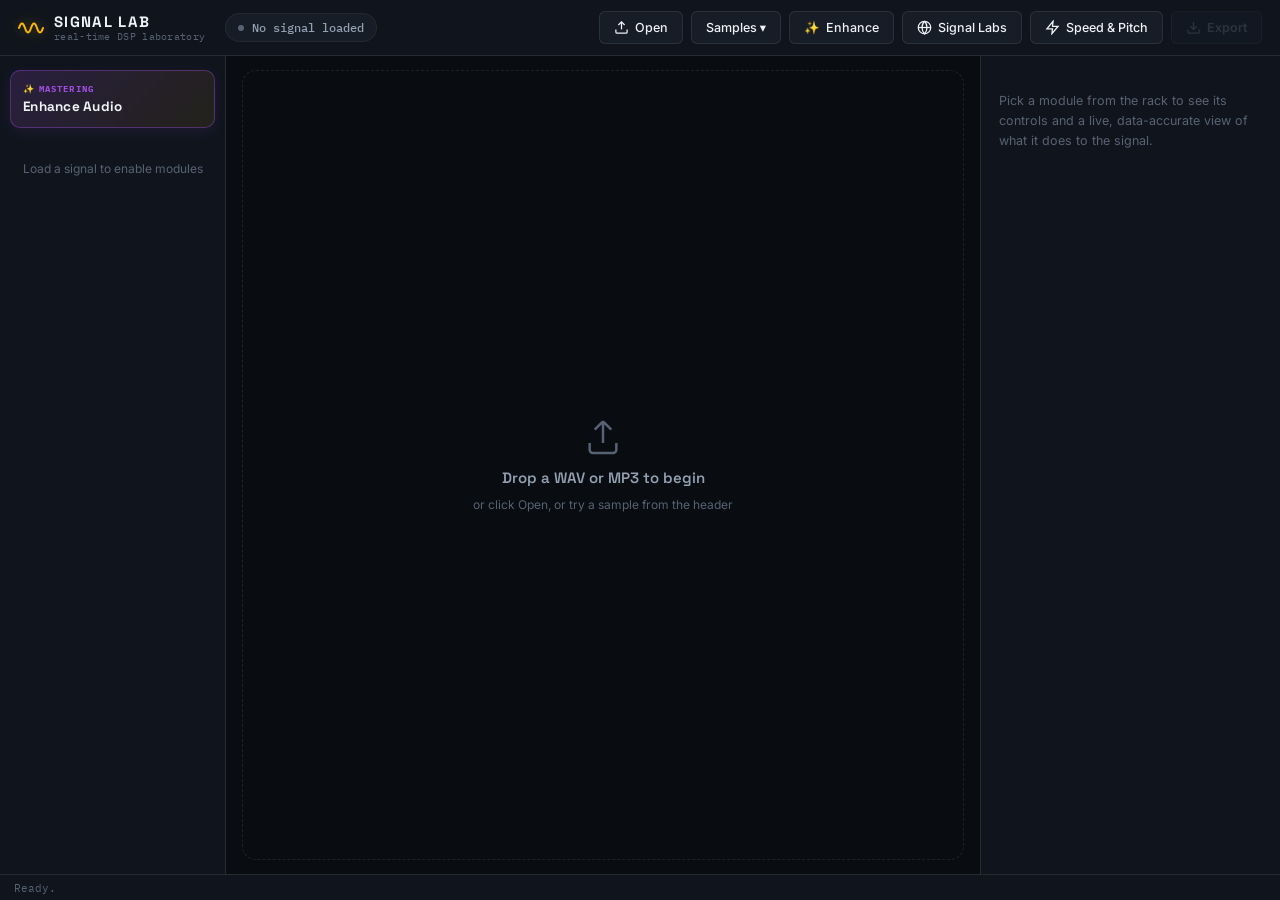
<file: static/index.html>
<!DOCTYPE html>
<html lang="en">
<head>
<meta charset="UTF-8">
<meta name="viewport" content="width=device-width, initial-scale=1.0">
<title>Signal Lab — DSP Visualization Workbench</title>
<link rel="stylesheet" href="style.css">
<link rel="preconnect" href="https://fonts.googleapis.com">
<link rel="preconnect" href="https://fonts.gstatic.com" crossorigin>
<link href="https://fonts.googleapis.com/css2?family=Space+Grotesk:wght@500;600;700&family=IBM+Plex+Mono:wght@400;500;600&family=Inter:wght@400;500;600&display=swap" rel="stylesheet">
</head>
<body>

<input type="file" id="file-input" accept=".wav,.mp3,audio/wav,audio/mp3,audio/mpeg" hidden>

<div class="app" id="app">

  <!-- ============ HEADER ============ -->
  <header class="app-header">
    <div class="brand">
      <svg class="brand-mark" width="26" height="26" viewBox="0 0 26 26" fill="none">
        <path d="M1 13 Q4 4, 7 13 T13 13 T19 13 T25 13" stroke="var(--trace-a)" stroke-width="2" fill="none" stroke-linecap="round"/>
      </svg>
      <div class="brand-text">
        <span class="brand-name">SIGNAL LAB</span>
        <span class="brand-tag">real-time DSP laboratory</span>
      </div>
    </div>

    <div class="header-file" id="header-file">
      <span class="file-dot" id="file-dot"></span>
      <span id="header-filename">No signal loaded</span>
      <button class="header-file-close" id="btn-unload-file" title="Cancel / Remove loaded audio" aria-label="Cancel / Remove loaded audio" hidden>×</button>
    </div>

    <div class="header-actions">
      <button class="btn btn-ghost" id="btn-open" title="Open audio file">
        <svg width="15" height="15" viewBox="0 0 24 24" fill="none" stroke="currentColor" stroke-width="2"><path d="M21 15v4a2 2 0 0 1-2 2H5a2 2 0 0 1-2-2v-4"/><polyline points="17 8 12 3 7 8"/><line x1="12" y1="3" x2="12" y2="15"/></svg>
        Open
      </button>
      <div class="dropdown" id="dropdown-samples">
        <button class="btn btn-ghost" id="btn-samples" title="Try a sample" type="button">Samples ▾
          <div class="sample-menu" id="sample-menu">
            <div class="sample-item" data-sample="test_sine_mono.wav">Mono sine tone</div>
            <div class="sample-item" data-sample="test_sine_stereo.wav">Stereo sine tone</div>
            <div class="sample-item" data-sample="test_dynamic.wav">Dynamic range demo</div>
            <div class="sample-item" data-sample="test_noise.wav">Noise sample</div>
            <div class="sample-item" data-sample="test_silence.wav">Silence + tone</div>
          </div>
        </button>
      </div>
      <button class="btn btn-ghost header-enhance-btn" id="header-enhance-btn" onclick="window.openEnhanceStudio && window.openEnhanceStudio()" title="Voice Enhancement Studio">
        <span style="color:var(--trace-b);font-weight:700;">✨</span>
        Enhance
      </button>
      <a href="labs.html" class="btn btn-ghost" id="btn-nav-labs" title="Signal Labs — Interactive Experiments" style="text-decoration:none;">
        <svg width="15" height="15" viewBox="0 0 24 24" fill="none" stroke="currentColor" stroke-width="2"><circle cx="12" cy="12" r="10"/><path d="M12 2a14.5 14.5 0 0 0 0 20 14.5 14.5 0 0 0 0-20"/><path d="M2 12h20"/></svg>
        Signal Labs
      </a>
      <a href="speed-pitch.html" class="btn btn-ghost" id="btn-nav-speed" title="Audio Speed, Pitch & Resampling Visualizer" style="text-decoration:none;">
        <svg width="15" height="15" viewBox="0 0 24 24" fill="none" stroke="currentColor" stroke-width="2"><path d="M13 2L3 14h9l-1 8 10-12h-9l1-8z"/></svg>
        Speed & Pitch
      </a>
      <button class="btn btn-solid" id="btn-export" disabled title="Download processed WAV">
        <svg width="15" height="15" viewBox="0 0 24 24" fill="none" stroke="currentColor" stroke-width="2"><path d="M21 15v4a2 2 0 0 1-2 2H5a2 2 0 0 1-2-2v-4"/><polyline points="7 10 12 15 17 10"/><line x1="12" y1="15" x2="12" y2="3"/></svg>
        Export
      </button>
    </div>
  </header>

  <!-- ============ BODY GRID ============ -->
  <div class="app-body">

    <!-- ============ LEFT RAIL: MODULE RACK ============ -->
    <nav class="rack" id="rack">
      <div class="rack-enhance-card sidebar-enhance-item" id="sidebar-enhance-item" onclick="window.openEnhanceStudio && window.openEnhanceStudio()" title="Open Enhance Speech Studio">
        <div class="rec-badge"><span class="rec-spark">✨</span> MASTERING</div>
        <div class="rec-title">Enhance Audio</div>
      </div>
      <div class="rack-empty" id="rack-empty">Load a signal to enable modules</div>
      <!-- module groups injected by JS -->
    </nav>

    <!-- ============ CENTER: HERO VISUALIZATION ============ -->
    <main class="stage">

      <!-- Drop zone / empty state -->
      <div class="dropzone" id="dropzone">
        <svg width="40" height="40" viewBox="0 0 24 24" fill="none" stroke="currentColor" stroke-width="1.5"><path d="M12 2 L12 15 M12 2 L7 7 M12 2 L17 7"/><path d="M4 15 v4 a2 2 0 0 0 2 2 h12 a2 2 0 0 0 2 -2 v-4"/></svg>
        <p class="dz-title">Drop a WAV or MP3 to begin</p>
        <p class="dz-sub">or click Open, or try a sample from the header</p>
      </div>

      <!-- Visualization stack (hidden until a file is loaded) -->
      <div class="viz-stack" id="viz-stack" hidden>

        <!-- Toolbar: A/B, zoom, selection -->
        <div class="viz-toolbar">
          <div class="ab-switch" id="ab-switch">
            <button class="ab-opt active" data-mode="original">Original</button>
            <button class="ab-opt" data-mode="processed">Processed</button>
          </div>
          <div class="toolbar-sep"></div>
          <div class="zoom-controls">
            <button class="mini-btn" id="btn-zoom-out" title="Zoom out">−</button>
            <span class="zoom-label" id="zoom-label">1.0×</span>
            <button class="mini-btn" id="btn-zoom-in" title="Zoom in">+</button>
            <button class="mini-btn" id="btn-zoom-fit" title="Fit to window">Fit</button>
          </div>
          <div class="toolbar-sep"></div>
          <div class="selection-info" id="selection-info">
            <span id="selection-text">No selection · drag on waveform to select</span>
            <button class="mini-btn" id="btn-clear-selection" hidden>Clear</button>
          </div>
          <div class="toolbar-spacer"></div>
          <div class="processing-indicator" id="processing-indicator" hidden>
            <span class="spinner"></span> Processing…
          </div>
        </div>

        <!-- HERO: waveform -->
        <div class="panel waveform-panel">
          <div class="panel-head">
            <span class="panel-label">Waveform</span>
            <div class="trace-legend">
              <span class="legend-item"><i class="swatch swatch-a"></i>original</span>
              <span class="legend-item"><i class="swatch swatch-b"></i>processed</span>
            </div>
            <span class="panel-sub" id="waveform-sub"></span>
          </div>
          <div class="canvas-wrap">
            <canvas id="waveform-canvas"></canvas>
            <div class="panel-overlay" id="waveform-overlay" hidden><span class="spinner"></span> Processing…</div>
          </div>
          <div class="ruler-wrap"><canvas id="ruler-canvas"></canvas></div>
        </div>

        <!-- Secondary row: spectrum / spectrogram / meters -->
        <div class="viz-row">
          <div class="panel spectrum-panel">
            <div class="panel-head">
              <span class="panel-label">Spectrum (FFT)</span>
              <span class="panel-sub">20 Hz – 20 kHz · dB</span>
            </div>
            <div class="canvas-wrap">
              <canvas id="spectrum-canvas"></canvas>
              <div class="panel-overlay" id="spectrum-overlay" hidden><span class="spinner"></span> Processing…</div>
            </div>
          </div>

          <div class="panel spectrogram-panel">
            <div class="panel-head">
              <span class="panel-label">Spectrogram</span>
              <span class="panel-sub" id="spectrogram-sub">STFT</span>
            </div>
            <div class="canvas-wrap">
              <canvas id="spectrogram-canvas"></canvas>
              <div class="panel-overlay" id="spectrogram-overlay" hidden><span class="spinner"></span> Processing…</div>
            </div>
          </div>

          <div class="panel meters-panel">
            <div class="panel-head">
              <span class="panel-label">Meters</span>
              <span class="panel-sub" id="meters-source">static</span>
            </div>
            <div class="meters-body" id="meters-body"><!-- injected --></div>
          </div>
        </div>

      </div>

      <!-- Transport -->
      <div class="transport" id="transport" hidden>
        <button class="tp-btn" id="tp-play" title="Play / pause">
          <svg id="icon-play" width="14" height="14" viewBox="0 0 24 24" fill="currentColor"><polygon points="6 3 20 12 6 21"/></svg>
          <svg id="icon-pause" width="14" height="14" viewBox="0 0 24 24" fill="currentColor" hidden><rect x="5" y="3" width="5" height="18"/><rect x="14" y="3" width="5" height="18"/></svg>
        </button>
        <span class="tp-time" id="tp-time">00:00.000</span>
        <input type="range" id="tp-seek" class="tp-seek" min="0" max="1000" value="0" step="1">
        <span class="tp-time tp-time-dim" id="tp-duration">00:00.000</span>
        <label class="tp-compare">
          <input type="checkbox" id="tp-selection-only">
          <span>preview selection only</span>
        </label>
      </div>

    </main>

    <!-- ============ RIGHT RAIL: PARAMETERS ============ -->
    <aside class="params" id="params">
      <div class="params-empty" id="params-empty">
        <p>Pick a module from the rack to see its controls and a live, data-accurate view of what it does to the signal.</p>
      </div>

      <div class="params-active" id="params-active" hidden>
        <div class="params-head">
          <span class="params-title" id="params-title">Effect</span>
          <span class="params-tier" id="params-tier">Tier 1</span>
        </div>
        <p class="params-explain" id="params-explain"></p>

        <div class="detail-panel" id="detail-panel">
          <div class="detail-head" id="detail-head">Effect detail</div>
          <canvas id="detail-canvas" height="120"></canvas>
          <div class="detail-stats" id="detail-stats"></div>
        </div>

        <div class="params-controls" id="params-controls"><!-- dials injected here --></div>

        <label class="live-toggle">
          <input type="checkbox" id="live-preview-toggle" checked>
          <span>Live preview</span>
          <i class="live-dot" id="live-dot"></i>
        </label>

        <div class="params-actions">
          <button class="btn btn-ghost" id="btn-cancel-effect">Cancel</button>
          <button class="btn btn-solid" id="btn-apply-effect">Apply to signal</button>
        </div>
      </div>
    </aside>

  </div>

  <!-- ============ STATUS BAR ============ -->
  <footer class="status-bar">
    <span id="status-text">Ready.</span>
    <span class="status-right" id="status-meta"></span>
  </footer>

</div>

<!-- ============ ENHANCE AUDIO STUDIO ============ -->
<div class="enhance-backdrop" id="enhance-modal" style="display:none;">
  <div class="enhance-modal panel">
    <div class="enhance-modal-head">
      <div class="enhance-brand-title">
        <span class="enhance-sparkle-icon">✨</span>
        <div>
          <div class="enh-title-text" style="display:flex;align-items:center;gap:8px;">
            AUDIO ENHANCEMENT STUDIO
            <span id="enh-engine-badge" style="font-size:10px;padding:2px 7px;border-radius:4px;background:rgba(255,180,84,0.15);color:var(--trace-a);border:1px solid rgba(255,180,84,0.3);letter-spacing:0.05em;font-weight:700;">Studio DSP</span>
          </div>
          <div class="enh-subtitle">Intelligent Multiband Denoise, Dereverb, Voice EQ & BS.1770 Mastering</div>
        </div>
      </div>
      <button class="mini-btn" id="btn-close-enhance" title="Close Studio" style="margin-left:auto;">✕</button>
    </div>

    <!-- PRESET SELECTOR BAR -->
    <div class="enhance-preset-bar">
      <span class="preset-label">TARGET PRESETS:</span>
      <div class="preset-pills" id="preset-pills">
        <button class="preset-pill active" data-preset="podcast">🎙️ Podcast</button>
        <button class="preset-pill" data-preset="voice_clean">🧼 Voice Clean</button>
        <button class="preset-pill" data-preset="video_dialogue">🎬 Video Dialogue</button>
        <button class="preset-pill" data-preset="room_recording">🏠 Room Recording</button>
        <button class="preset-pill" data-preset="lecture">🎓 Lecture</button>
        <button class="preset-pill" data-preset="studio_voice">📻 Studio Voice</button>
      </div>
    </div>

    <!-- MAIN BODY GRID -->
    <div class="enhance-grid">
      <!-- Left Column: Macro Sliders -->
      <div class="enhance-controls-card">
        <div class="card-section-label">MACRO MASTERING CONTROLS</div>

        <div class="enh-slider-group">
          <div class="enh-slider-header">
            <span class="esh-label">Noise Reduction</span>
            <span class="esh-val" id="val-noise-reduction">60%</span>
          </div>
          <input type="range" id="sl-noise-reduction" class="enh-range" min="0" max="100" value="60">
          <div class="esh-hint">Adaptive Wiener suppression · protects speech formants &amp; consonants</div>
        </div>

        <div class="enh-slider-group">
          <div class="enh-slider-header">
            <span class="esh-label">Voice Clarity</span>
            <span class="esh-val" id="val-voice-clarity">65%</span>
          </div>
          <input type="range" id="sl-voice-clarity" class="enh-range" min="0" max="100" value="65">
          <div class="esh-hint">Mud cut (320 Hz) + high air sheen (10 kHz)</div>
        </div>

        <div class="enh-slider-group">
          <div class="enh-slider-header">
            <span class="esh-label">Room Reduction (De-Reverb)</span>
            <span class="esh-val" id="val-room-reduction">45%</span>
          </div>
          <input type="range" id="sl-room-reduction" class="enh-range" min="0" max="100" value="45">
          <div class="esh-hint">Late reverberation decay modeling + boxiness reduction</div>
        </div>

        <div class="enh-slider-group">
          <div class="enh-slider-header">
            <span class="esh-label">Voice Presence</span>
            <span class="esh-val" id="val-voice-presence">60%</span>
          </div>
          <input type="range" id="sl-voice-presence" class="enh-range" min="0" max="100" value="60">
          <div class="esh-hint">Intelligibility boost (3.2 kHz) + vocal body support (180 Hz)</div>
        </div>

        <div class="enh-slider-group">
          <div class="enh-slider-header">
            <span class="esh-label">Target Loudness</span>
            <span class="esh-val" id="val-loudness">-16.0 LUFS</span>
          </div>
          <input type="range" id="sl-loudness" class="enh-range" min="-24" max="-10" step="0.5" value="-16.0">
          <div class="esh-hint">Broadcast standard ITU-R BS.1770 normalization with true-peak limiter</div>
        </div>

        <div class="enh-btn-row">
          <button class="btn btn-ghost" id="btn-enh-reset">Reset</button>
          <button class="btn btn-solid enh-run-btn" id="btn-enh-process">
            <span class="btn-sparkle">✨</span> Enhance Audio
          </button>
        </div>
      </div>

      <!-- Right Column: Visualizer, Comparison, Real Metrics -->
      <div class="enhance-stage-card">
        <!-- Processing Animation Stepper (shown during enhancement) -->
        <div class="enhance-stepper" id="enhance-stepper" hidden>
          <div class="stepper-title"><span class="spinner"></span> Processing Enhancement Pipeline…</div>
          <div class="stepper-stages" id="stepper-stages">
            <!-- Injected stages -->
          </div>
        </div>

        <!-- Empty State when not yet processed -->
        <div class="enhance-deck-empty" id="enhance-deck-empty">
          <div class="ede-icon">✨</div>
          <div class="ede-title">Ready to Enhance Audio</div>
          <div class="ede-desc">Configure macro sliders or select a preset, then click "Enhance Audio" to run the full mastering pipeline.</div>
        </div>

        <!-- Real Analysis Metrics KPI Cards (shown after processing) -->
        <div class="enhance-metrics-deck" id="enhance-metrics-deck" hidden>
          <div class="card-section-label">REAL AUDIO ANALYSIS &amp; MASTERING METRICS</div>
          <div class="metrics-kpi-grid">
            <div class="kpi-card highlight">
              <div class="kpi-label">SNR IMPROVEMENT</div>
              <div class="kpi-value" id="kpi-snr-diff">+14.5 dB</div>
              <div class="kpi-sub" id="kpi-snr-detail">7.2 dB → 21.7 dB</div>
            </div>
            <div class="kpi-card">
              <div class="kpi-label">NOISE FLOOR</div>
              <div class="kpi-value" id="kpi-noise-floor">-58.2 dBFS</div>
              <div class="kpi-sub" id="kpi-noise-detail">was -38.5 dBFS</div>
            </div>
            <div class="kpi-card">
              <div class="kpi-label">LOUDNESS</div>
              <div class="kpi-value" id="kpi-loudness">-16.0 LUFS</div>
              <div class="kpi-sub" id="kpi-lufs-detail">ITU-R BS.1770</div>
            </div>
            <div class="kpi-card">
              <div class="kpi-label">TRUE PEAK</div>
              <div class="kpi-value" id="kpi-peak">-1.0 dBFS</div>
              <div class="kpi-sub" id="kpi-peak-detail">0.0 overs protected</div>
            </div>
          </div>

          <!-- BEFORE / AFTER INTERACTIVE COMPARISON WAVEFORM -->
          <div class="card-section-label" style="margin-top:10px;">BEFORE / AFTER WAVEFORM &amp; SPECTRUM</div>
          <div class="compare-canvas-wrap" id="compare-canvas-wrap">
            <canvas id="enh-compare-canvas" height="130"></canvas>
            <div class="compare-divider" id="compare-divider">
              <div class="cd-line"></div>
              <div class="cd-handle">◀ A | B ▶</div>
            </div>
            <div class="compare-badge left">ORIGINAL</div>
            <div class="compare-badge right">ENHANCED</div>
          </div>

          <!-- DUAL TRANSPORT & SEAMLESS A/B SWITCH -->
          <div class="compare-transport">
            <button class="tp-btn" id="enh-tp-play" title="Play / Pause">
              <svg id="enh-icon-play" width="14" height="14" viewBox="0 0 24 24" fill="currentColor"><polygon points="6 3 20 12 6 21"/></svg>
              <svg id="enh-icon-pause" width="14" height="14" viewBox="0 0 24 24" fill="currentColor" hidden><rect x="5" y="3" width="5" height="18"/><rect x="14" y="3" width="5" height="18"/></svg>
            </button>
            <span class="tp-time" id="enh-tp-time">00:00.000</span>
            <input type="range" id="enh-tp-seek" class="tp-seek" min="0" max="1000" value="0">
            <span class="tp-time tp-time-dim" id="enh-tp-duration">00:00.000</span>

            <div class="enh-ab-toggle" id="enh-ab-toggle">
              <button class="enh-ab-btn" data-mode="original" id="btn-ab-orig">Original</button>
              <button class="enh-ab-btn active" data-mode="enhanced" id="btn-ab-enh">✨ Enhanced</button>
            </div>
          </div>

          <!-- EXPORT & COMMIT BAR -->
          <div class="enhance-commit-bar">
            <button class="btn btn-ghost" id="btn-enh-download">
              <svg width="14" height="14" viewBox="0 0 24 24" fill="none" stroke="currentColor" stroke-width="2"><path d="M21 15v4a2 2 0 0 1-2 2H5a2 2 0 0 1-2-2v-4"/><polyline points="7 10 12 15 17 10"/><line x1="12" y1="15" x2="12" y2="3"/></svg>
              Download Enhanced WAV
            </button>
            <button class="btn btn-solid" id="btn-enh-commit" style="margin-left:auto;">
              Apply to Main Signal ↵
            </button>
          </div>
        </div>

      </div>
    </div>

  </div>
</div>

<!-- Toast -->
<div class="toast" id="toast"></div>

<script src="app.js"></script>
</body>
</html>
</file>
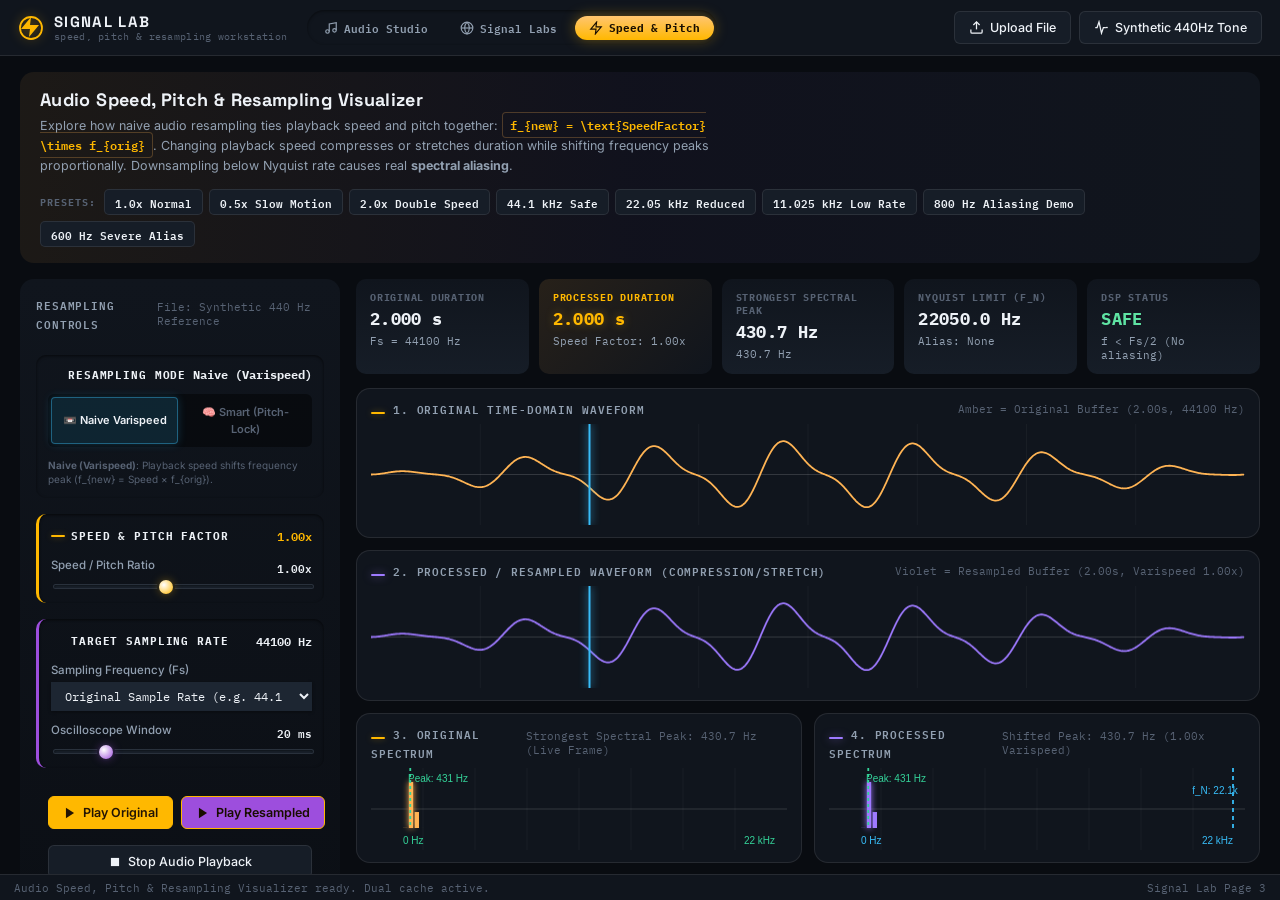
<file: static/speed-pitch.html>
<!DOCTYPE html>
<html lang="en">
<head>
<meta charset="UTF-8">
<meta name="viewport" content="width=device-width, initial-scale=1.0">
<title>Audio Speed, Pitch & Resampling Visualizer — Signal Lab</title>
<link rel="stylesheet" href="style.css">
<link rel="stylesheet" href="labs.css">
<link rel="stylesheet" href="speed-pitch.css">
<link rel="preconnect" href="https://fonts.googleapis.com">
<link rel="preconnect" href="https://fonts.gstatic.com" crossorigin>
<link href="https://fonts.googleapis.com/css2?family=Space+Grotesk:wght@500;600;700&family=IBM+Plex+Mono:wght@400;500;600&family=Inter:wght@400;500;600&display=swap" rel="stylesheet">
</head>
<body>

<input type="file" id="sp-file-input" accept=".wav,.mp3,audio/wav,audio/mp3,audio/mpeg" hidden>

<div class="app" id="sp-app">

  <!-- ============ HEADER ============ -->
  <header class="app-header">
    <div class="brand">
      <svg class="brand-mark" width="26" height="26" viewBox="0 0 26 26" fill="none">
        <circle cx="13" cy="13" r="11" stroke="var(--trace-a)" stroke-width="1.8"/>
        <path d="M13 2L3 14h9l-1 8 10-12h-9l1-8z" fill="var(--trace-a)"/>
      </svg>
      <div class="brand-text">
        <span class="brand-name">SIGNAL LAB</span>
        <span class="brand-tag">speed, pitch & resampling workstation</span>
      </div>
    </div>

    <div class="header-nav-tabs">
      <a href="index.html" class="nav-tab">
        <svg width="14" height="14" viewBox="0 0 24 24" fill="none" stroke="currentColor" stroke-width="2"><path d="M9 18V5l12-2v13"/><circle cx="6" cy="18" r="3"/><circle cx="18" cy="16" r="3"/></svg>
        Audio Studio
      </a>
      <a href="labs.html" class="nav-tab">
        <svg width="14" height="14" viewBox="0 0 24 24" fill="none" stroke="currentColor" stroke-width="2"><circle cx="12" cy="12" r="10"/><path d="M12 2a14.5 14.5 0 0 0 0 20 14.5 14.5 0 0 0 0-20"/><path d="M2 12h20"/></svg>
        Signal Labs
      </a>
      <a href="speed-pitch.html" class="nav-tab active">
        <svg width="14" height="14" viewBox="0 0 24 24" fill="none" stroke="currentColor" stroke-width="2"><path d="M13 2L3 14h9l-1 8 10-12h-9l1-8z"/></svg>
        Speed & Pitch
      </a>
    </div>

    <div class="header-actions">
      <button class="btn btn-ghost" id="sp-btn-upload" title="Upload Audio File">
        <svg width="15" height="15" viewBox="0 0 24 24" fill="none" stroke="currentColor" stroke-width="2"><path d="M21 15v4a2 2 0 0 1-2 2H5a2 2 0 0 1-2-2v-4"/><polyline points="17 8 12 3 7 8"/><line x1="12" y1="3" x2="12" y2="15"/></svg>
        Upload File
      </button>
      <button class="btn btn-ghost" id="sp-btn-synth" title="Generate Synthetic 440 Hz Tone">
        <svg width="15" height="15" viewBox="0 0 24 24" fill="none" stroke="currentColor" stroke-width="2"><path d="M2 12h3l3-9 4 18 3-9h4"/><path d="M19 12h3"/></svg>
        Synthetic 440Hz Tone
      </button>
    </div>
  </header>

  <!-- ============ MAIN WORKSPACE BODY ============ -->
  <div class="sp-body">

    <!-- HEADER BANNER & PRESETS -->
    <div class="lab-header-banner">
      <div class="lab-info">
        <h1 class="lab-main-title">Audio Speed, Pitch & Resampling Visualizer</h1>
        <p class="lab-main-desc">
          Explore how naive audio resampling ties playback speed and pitch together: 
          <span class="formula-badge">f_{new} = \text{SpeedFactor} \times f_{orig}</span>. 
          Changing playback speed compresses or stretches duration while shifting frequency peaks proportionally. Downsampling below Nyquist rate causes real <strong>spectral aliasing</strong>.
        </p>
      </div>
      <div class="lab-quick-presets">
        <span class="preset-label">PRESETS:</span>
        <button class="mini-btn preset-btn" id="sp-preset-1x">1.0x Normal</button>
        <button class="mini-btn preset-btn" id="sp-preset-slow">0.5x Slow Motion</button>
        <button class="mini-btn preset-btn" id="sp-preset-fast">2.0x Double Speed</button>
        <button class="mini-btn preset-btn" id="sp-preset-44k">44.1 kHz Safe</button>
        <button class="mini-btn preset-btn" id="sp-preset-22k">22.05 kHz Reduced</button>
        <button class="mini-btn preset-btn" id="sp-preset-11k">11.025 kHz Low Rate</button>
        <button class="mini-btn preset-btn" id="sp-preset-8k">800 Hz Aliasing Demo</button>
        <button class="mini-btn preset-btn" id="sp-preset-600">600 Hz Severe Alias</button>
      </div>
    </div>

    <!-- MAIN GRID CONTAINER -->
    <div class="sp-grid">

      <!-- LEFT CONTROLS RACK -->
      <aside class="sp-controls-panel panel">
        <div class="panel-head">
          <span class="panel-label">Resampling Controls</span>
          <span class="panel-sub" id="sp-file-name-label">Default: Synthetic 440 Hz Reference</span>
          <div id="sp-loading-spinner" class="processing-indicator" style="display: none; margin-left: 8px;">
            <span class="spinner"></span> <span>Computing…</span>
          </div>
        </div>

        <!-- RESAMPLING MODE SELECTOR -->
        <div class="wave-module wave-mode-module" style="border-left-color: var(--accent-cyan);">
          <div class="module-head">
            <span class="module-title"><i class="swatch swatch-cyan"></i> RESAMPLING MODE</span>
            <span class="module-readout" id="sp-readout-mode" style="color:var(--accent-cyan);font-weight:700;">Naive (Varispeed)</span>
          </div>

          <div class="control-group">
            <div class="segmented-control">
              <button class="mode-toggle-btn active" id="sp-mode-naive" title="Varispeed: Speed and pitch change together">
                📼 Naive Varispeed
              </button>
              <button class="mode-toggle-btn mode-smart" id="sp-mode-smart" title="Smart: Pitch-preserved time-stretching (WSOLA)">
                🧠 Smart (Pitch-Lock)
              </button>
            </div>
            <div class="control-sub-desc" id="sp-mode-desc" style="font-size:10px;color:var(--text-dim);margin-top:6px;line-height:1.4;">
              <strong>Naive (Varispeed)</strong>: Playback speed shifts frequency peak (f_{new} = Speed × f_{orig}).
            </div>
          </div>
        </div>

        <!-- SPEED & PITCH FACTOR MODULE -->
        <div class="wave-module wave-1-module">
          <div class="module-head">
            <span class="module-title"><i class="swatch swatch-a"></i> SPEED & PITCH FACTOR</span>
            <span class="module-readout" id="sp-readout-speed">1.00x</span>
          </div>

          <div class="control-group">
            <div class="control-label"><span>Speed / Pitch Ratio</span><span class="val-tag" id="sp-val-speed">1.00x</span></div>
            <input type="range" class="lab-range" id="sp-input-speed" min="0.25" max="2.00" step="0.05" value="1.00">
          </div>
        </div>

        <!-- SAMPLING RATE REDUCTION MODULE -->
        <div class="wave-module wave-2-module">
          <div class="module-head">
            <span class="module-title"><i class="swatch swatch-cyan"></i> TARGET SAMPLING RATE</span>
            <span class="module-readout" id="sp-readout-fs" style="color:var(--accent-cyan);">44100 Hz</span>
          </div>

          <div class="control-group">
            <div class="control-label"><span>Sampling Frequency (Fs)</span></div>
            <select class="lab-select" id="sp-select-fs">
              <option value="orig" selected>Original Sample Rate (e.g. 44.1 kHz)</option>
              <option value="44100">44100 Hz (CD Quality Safe)</option>
              <option value="22050">22050 Hz (Half Bandwidth)</option>
              <option value="11025">11025 Hz (Low Bandwidth)</option>
              <option value="8000">8000 Hz (Speech Bandwidth)</option>
              <option value="4000">4000 Hz (Reduced Rate)</option>
              <option value="2000">2000 Hz (Low Rate)</option>
              <option value="1000">1000 Hz (Near Nyquist Boundary)</option>
              <option value="800">800 Hz (Aliasing Demo - f_N = 400 Hz)</option>
              <option value="600">600 Hz (Severe Aliasing - f_N = 300 Hz)</option>
              <option value="500">500 Hz (Extreme Foldback - f_N = 250 Hz)</option>
            </select>
          </div>

          <div class="control-group">
            <div class="control-label"><span>Oscilloscope Window</span><span class="val-tag" id="sp-val-window">20 ms</span></div>
            <input type="range" class="lab-range" id="sp-input-window" min="2" max="100" step="1" value="20">
          </div>
        </div>

        <!-- AUDIO PLAYBACK TRANSPORT -->
        <div class="audio-transport-module">
          <div class="transport-actions">
            <button class="btn btn-solid" id="sp-btn-play-orig">
              <svg width="14" height="14" viewBox="0 0 24 24" fill="currentColor"><polygon points="5 3 19 12 5 21"/></svg>
              Play Original
            </button>
            <button class="btn btn-solid" id="sp-btn-play-resampled" style="background:var(--trace-b);color:#180d00;">
              <svg width="14" height="14" viewBox="0 0 24 24" fill="currentColor"><polygon points="5 3 19 12 5 21"/></svg>
              Play Resampled
            </button>
          </div>
          <button class="btn btn-ghost" id="sp-btn-stop" style="margin-top:6px;width:100%;justify-content:center;">
            <svg width="14" height="14" viewBox="0 0 24 24" fill="currentColor"><rect x="5" y="5" width="14" height="14"/></svg>
            Stop Audio Playback
          </button>
        </div>

      </aside>

      <!-- RIGHT DISPLAY DASHBOARD -->
      <div class="sp-display-area">

        <!-- LIVE METRICS ROW -->
        <div class="metrics-row">
          <div class="metric-card">
            <span class="metric-label">ORIGINAL DURATION</span>
            <span class="metric-value" id="sp-metric-orig-dur">1.000 s</span>
            <span class="metric-sub" id="sp-metric-orig-fs">Fs = 44100 Hz</span>
          </div>

          <div class="metric-card primary-card">
            <span class="metric-label">PROCESSED DURATION</span>
            <span class="metric-value" id="sp-metric-proc-dur">1.000 s</span>
            <span class="metric-sub" id="sp-metric-speed">Speed Factor: 1.00x</span>
          </div>

          <div class="metric-card">
            <span class="metric-label">STRONGEST SPECTRAL PEAK</span>
            <span class="metric-value" id="sp-metric-orig-peak">440.0 Hz</span>
            <span class="metric-sub" id="sp-metric-proc-peak">Resampled: 440.0 Hz</span>
          </div>

          <div class="metric-card">
            <span class="metric-label">NYQUIST LIMIT (f_N)</span>
            <span class="metric-value" id="sp-metric-nyquist">22050.0 Hz</span>
            <span class="metric-sub" id="sp-metric-alias-freq">Alias: None</span>
          </div>

          <div class="metric-card" id="sp-card-status">
            <span class="metric-label">DSP STATUS</span>
            <span class="metric-value badge-safe" id="sp-metric-status">SAFE</span>
            <span class="metric-sub" id="sp-metric-status-sub">f < Fs/2 (No aliasing)</span>
          </div>
        </div>

        <!-- 7 SYNCHRONIZED CANVASES STACK -->
        <div class="oscilloscope-stack">

          <!-- 1. ORIGINAL WAVEFORM WITH PLAYBACK CURSOR -->
          <div class="panel scope-panel">
            <div class="panel-head">
              <span class="panel-label"><i class="swatch swatch-a"></i> 1. ORIGINAL TIME-DOMAIN WAVEFORM</span>
              <span class="panel-sub" id="sp-scope1-sub">Amber = Original Signal Buffer · Cursor Sync</span>
            </div>
            <div class="canvas-wrap scope-wrap">
              <canvas id="canvas-sp-orig-wave"></canvas>
            </div>
          </div>

          <!-- 2. RESAMPLED / PROCESSED WAVEFORM -->
          <div class="panel scope-panel">
            <div class="panel-head">
              <span class="panel-label"><i class="swatch swatch-proc"></i> 2. PROCESSED / RESAMPLED WAVEFORM (COMPRESSION/STRETCH)</span>
              <span class="panel-sub" id="sp-scope2-sub">Violet = Resampled Buffer · Duration = 1.00s</span>
            </div>
            <div class="canvas-wrap scope-wrap">
              <canvas id="canvas-sp-proc-wave"></canvas>
            </div>
          </div>

          <!-- 3 & 4. FREQUENCY SPECTRUM PAIR GRID -->
          <div class="sp-dual-grid">

            <div class="panel scope-panel">
              <div class="panel-head">
                <span class="panel-label"><i class="swatch swatch-a"></i> 3. ORIGINAL SPECTRUM</span>
                <span class="panel-sub" id="sp-scope3-sub">Original Peak: 440.0 Hz</span>
              </div>
              <div class="canvas-wrap scope-wrap">
                <canvas id="canvas-sp-orig-spec"></canvas>
              </div>
            </div>

            <div class="panel scope-panel">
              <div class="panel-head">
                <span class="panel-label"><i class="swatch swatch-proc"></i> 4. PROCESSED SPECTRUM</span>
                <span class="panel-sub" id="sp-scope4-sub">Shifted Peak: 440.0 Hz</span>
              </div>
              <div class="canvas-wrap scope-wrap">
                <canvas id="canvas-sp-proc-spec"></canvas>
              </div>
            </div>

          </div>

          <!-- 5. DISCRETE SAMPLING VISUALIZER -->
          <div class="panel scope-panel">
            <div class="panel-head">
              <span class="panel-label"><i class="swatch swatch-cyan"></i> 5. DISCRETE SAMPLING VISUALIZER & NYQUIST LIMIT</span>
              <span class="panel-sub" id="sp-scope5-sub">Cyan Stems at 1/Fs Intervals · Nyquist Line</span>
            </div>
            <div class="canvas-wrap scope-wrap">
              <canvas id="canvas-sp-sampling"></canvas>
            </div>
          </div>

          <!-- 6. ALIASING COMPARISON VIEW -->
          <div class="panel scope-panel hero-scope">
            <div class="panel-head">
              <span class="panel-label"><i class="swatch swatch-alias"></i> 6. ALIASING COMPARISON VIEW (BASEBAND RECONSTRUCTION)</span>
              <span class="panel-sub" id="sp-scope6-sub">Magenta = Apparent Reconstructed Alias Signal</span>
            </div>
            <div class="canvas-wrap scope-wrap">
              <canvas id="canvas-sp-aliasing"></canvas>
            </div>
          </div>

        </div>

      </div>

    </div>

  </div>

  <!-- ============ STATUS BAR ============ -->
  <footer class="status-bar">
    <span id="sp-status-text">Audio Speed, Pitch & Resampling Visualizer ready. Isolated DSP Workstation.</span>
    <span class="status-right">Signal Lab Page 3</span>
  </footer>

</div>

<script src="speed-pitch.js"></script>
</body>
</html>
</file>
<file: static/style.css>
/* =====================================================================
   SIGNAL LAB — design tokens
   A dual-trace oscilloscope identity: deep slate-navy panels, amber
   "original" trace, indigo-violet "processed" trace. Technical mono
   type for data readouts, geometric sans for structure.
   ===================================================================== */
:root{
  --bg-void:   #090c11;
  --bg-panel:  #10151d;
  --bg-panel-2:#161d27;
  --bg-raised: #1d2632;
  --grid-line: rgba(255,255,255,.055);
  --hairline:  rgba(255,255,255,.09);
  --hairline-soft: rgba(255,255,255,.05);

  --text-hi:  #eef2f7;
  --text-mid: #92a0b1;
  --text-dim: #576273;

  --trace-a: #FFB800;             /* original signal — yellow */
  --trace-a-glow: rgba(255,184,0,.35);
  --trace-b: #9D4EDD;             /* processed signal — purple */
  --trace-b-glow: rgba(157,78,221,.4);

  --ok:   #5fe3a3;
  --warn: #ffd166;
  --danger: #ff6b7a;

  --radius-sm: 6px;
  --radius-md: 10px;
  --radius-lg: 14px;

  --ff-display: 'Space Grotesk', system-ui, sans-serif;
  --ff-mono: 'IBM Plex Mono', ui-monospace, 'SF Mono', Menlo, monospace;
  --ff-body: 'Inter', system-ui, -apple-system, sans-serif;

  --ease: cubic-bezier(.22,.8,.28,1);
}

*{ box-sizing:border-box; }
/* The HTML `hidden` attribute must always win over component display
   rules (several panels below set display:flex for their visible
   state) — without !important here, a hidden panel with a flex/grid
   display rule would still render and swallow pointer events. */
[hidden]{ display:none !important; }
html,body{ height:100%; margin:0; }
body{
  background:var(--bg-void);
  color:var(--text-hi);
  font:14px/1.5 var(--ff-body);
  -webkit-font-smoothing:antialiased;
  overflow:hidden;
}
button{ font:inherit; }
input{ font:inherit; }

::selection{ background:var(--trace-a-glow); }

*::-webkit-scrollbar{ width:8px; height:8px; }
*::-webkit-scrollbar-track{ background:transparent; }
*::-webkit-scrollbar-thumb{ background:var(--bg-raised); border-radius:4px; }
*::-webkit-scrollbar-thumb:hover{ background:#2a3543; }

/* ===================== APP SHELL ===================== */
.app{ display:flex; flex-direction:column; height:100vh; width:100vw; }

/* ===================== HEADER ===================== */
.app-header{
  height:56px; flex:0 0 auto;
  display:flex; align-items:center; gap:20px;
  padding:0 18px;
  background:var(--bg-panel);
  border-bottom:1px solid var(--hairline);
}
.brand{ display:flex; align-items:center; gap:10px; }
.brand-mark{ flex:0 0 auto; filter:drop-shadow(0 0 6px var(--trace-a-glow)); }
.brand-text{ display:flex; flex-direction:column; line-height:1.15; }
.brand-name{ font:700 15px/1 var(--ff-display); letter-spacing:.09em; color:var(--text-hi); }
.brand-tag{ font:400 10px/1 var(--ff-mono); letter-spacing:.03em; color:var(--text-dim); margin-top:3px; }

.header-file{
  display:flex; align-items:center; gap:8px;
  font:500 12px var(--ff-mono); color:var(--text-mid);
  padding:6px 12px; border-radius:999px; background:var(--bg-panel-2);
  border:1px solid var(--hairline-soft);
  max-width:340px; overflow:hidden;
}
.file-dot{ width:6px; height:6px; border-radius:50%; background:var(--text-dim); flex:0 0 auto; transition:background .2s var(--ease), box-shadow .2s var(--ease); }
#header-filename{ overflow:hidden; text-overflow:ellipsis; white-space:nowrap; }
.header-file-close {
  background: transparent;
  border: none;
  color: var(--text-dim);
  font-size: 16px;
  line-height: 1;
  cursor: pointer;
  padding: 0 4px;
  margin-left: auto;
  border-radius: 4px;
  display: inline-flex;
  align-items: center;
  justify-content: center;
  transition: color var(--t-fast), background var(--t-fast);
}
.header-file-close:hover {
  color: #f87171;
  background: rgba(248, 113, 113, 0.2);
}

.header-actions{ margin-left:auto; display:flex; align-items:center; gap:8px; position:relative; }

.btn{
  display:inline-flex; align-items:center; gap:6px;
  padding:8px 14px; border-radius:var(--radius-sm);
  border:1px solid var(--hairline);
  background:var(--bg-panel-2); color:var(--text-hi);
  font:500 12.5px var(--ff-body); cursor:pointer;
  transition:background .15s var(--ease), border-color .15s var(--ease), transform .1s var(--ease), opacity .15s;
  white-space:nowrap;
}
.btn:hover{ background:var(--bg-raised); border-color:var(--hairline); }
.btn:active{ transform:translateY(1px); }
.btn:disabled{ opacity:.4; cursor:default; pointer-events:none; }
.btn-ghost{ position:relative; }
.btn-solid{ background:var(--trace-a); color:#231404; border-color:var(--trace-a); font-weight:600; }
.btn-solid:hover{ background:#ffc678; }
.btn-solid:disabled{ background:var(--bg-panel-2); color:var(--text-dim); border-color:var(--hairline); }

.sample-menu{
  position:absolute; top:calc(100% + 6px); right:0;
  background:var(--bg-raised); border:1px solid var(--hairline);
  border-radius:var(--radius-md); padding:6px; min-width:190px;
  box-shadow:0 12px 28px rgba(0,0,0,.45);
  display:none; flex-direction:column; z-index:50;
}
.sample-menu.open{ display:flex; }
.sample-item{ padding:8px 10px; border-radius:var(--radius-sm); font-size:12.5px; color:var(--text-mid); cursor:pointer; transition:background .12s, color .12s; }
.sample-item:hover{ background:var(--bg-panel-2); color:var(--text-hi); }

/* ===================== BODY GRID ===================== */
.app-body{ flex:1 1 auto; min-height:0; display:grid; grid-template-columns: 226px 1fr 300px; }

/* ===================== RACK (left rail) ===================== */
.rack{ border-right:1px solid var(--hairline); background:var(--bg-panel); overflow-y:auto; padding:14px 10px; display:flex; flex-direction:column; gap:16px; }
.rack-empty{ font:12px var(--ff-body); color:var(--text-dim); padding:16px 8px; text-align:center; line-height:1.5; }
.rack-group-label{ font:600 10px var(--ff-mono); letter-spacing:.1em; text-transform:uppercase; color:var(--text-dim); padding:0 6px 6px; }
.rack-group{ display:flex; flex-direction:column; gap:3px; }

.rack-item{ display:flex; align-items:center; gap:9px; padding:9px 9px; border-radius:var(--radius-sm); border:1px solid transparent; cursor:pointer; color:var(--text-mid); transition:background .13s var(--ease), color .13s var(--ease), border-color .13s; }
.rack-item:hover{ background:var(--bg-panel-2); color:var(--text-hi); }
.rack-item.active{ background:linear-gradient(90deg, rgba(255,184,0,.14), rgba(255,184,0,.04)); border-color:rgba(255,184,0,.35); color:var(--text-hi); }
.rack-item .ri-icon{ flex:0 0 auto; width:16px; height:16px; display:flex; align-items:center; justify-content:center; color:var(--text-dim); }
.rack-item.active .ri-icon{ color:var(--trace-a); }
.rack-item .ri-label{ font-size:12.5px; font-weight:500; }
.rack-item .ri-applied{ margin-left:auto; width:6px; height:6px; border-radius:50%; background:var(--ok); opacity:0; transition:opacity .15s; }
.rack-item.applied .ri-applied{ opacity:1; }

/* ===================== STAGE (center, hero) ===================== */
.stage{ min-width:0; min-height:0; display:flex; flex-direction:column; padding:14px 16px; gap:10px; overflow:hidden; }

.dropzone{
  flex:1; display:flex; flex-direction:column; align-items:center; justify-content:center;
  gap:10px; color:var(--text-dim);
  border:1.5px dashed var(--hairline);
  border-radius:var(--radius-lg);
  transition:border-color .15s, background .15s;
  cursor:pointer;
}
.dropzone.drag-over{ border-color:var(--trace-a); background:rgba(255,184,0,.05); color:var(--text-mid); }
.dz-title{ font:600 15px var(--ff-display); color:var(--text-mid); margin:0; }
.dz-sub{ font:12px var(--ff-body); margin:0; }

.viz-stack{ flex:1; min-height:0; display:flex; flex-direction:column; gap:10px; }

/* --- toolbar --- */
.viz-toolbar{
  flex:0 0 auto; display:flex; align-items:center; gap:12px;
  background:var(--bg-panel); border:1px solid var(--hairline); border-radius:var(--radius-md);
  padding:7px 12px; font:12px var(--ff-mono); color:var(--text-mid);
}
.toolbar-sep{ width:1px; height:18px; background:var(--hairline); flex:0 0 auto; }
.toolbar-spacer{ flex:1; }

.ab-switch{ display:flex; background:var(--bg-raised); border-radius:999px; padding:3px; gap:3px; }
.ab-opt{ border:none; background:transparent; color:var(--text-mid); font:600 11px var(--ff-mono); letter-spacing:.03em; padding:6px 13px; border-radius:999px; cursor:pointer; transition:background .13s, color .13s; }
.ab-opt.active{ background:var(--trace-b); color:#0d0620; }
.ab-opt[data-mode="original"].active{ background:var(--trace-a); color:#231404; }

.zoom-controls{ display:flex; align-items:center; gap:6px; }
.mini-btn{
  border:1px solid var(--hairline); background:var(--bg-panel-2); color:var(--text-hi);
  width:22px; height:22px; border-radius:5px; cursor:pointer; font:600 13px var(--ff-mono);
  display:flex; align-items:center; justify-content:center; padding:0;
}
.mini-btn:hover{ background:var(--bg-raised); }
#btn-zoom-fit{ width:auto; padding:0 8px; font:600 10.5px var(--ff-mono); }
.zoom-label{ min-width:42px; text-align:center; color:var(--text-hi); }

.selection-info{ display:flex; align-items:center; gap:8px; color:var(--text-dim); }
#selection-text{ white-space:nowrap; }

.processing-indicator{ display:flex; align-items:center; gap:7px; color:var(--warn); font:600 11px var(--ff-mono); }
.spinner{
  width:11px; height:11px; border-radius:50%;
  border:2px solid rgba(255,209,102,.25); border-top-color:var(--warn);
  animation:spin .7s linear infinite; display:inline-block;
}
@keyframes spin{ to{ transform:rotate(360deg); } }

/* --- panels --- */
.panel{ background:var(--bg-panel); border:1px solid var(--hairline); border-radius:var(--radius-lg); padding:10px 14px 12px; display:flex; flex-direction:column; }
.panel-head{ display:flex; align-items:center; margin-bottom:6px; gap:10px; }
.panel-label{ font:600 11px var(--ff-mono); letter-spacing:.08em; text-transform:uppercase; color:var(--text-mid); }
.panel-sub{ margin-left:auto; font:11px var(--ff-mono); color:var(--text-dim); }
.trace-legend{ margin-left:auto; display:flex; gap:14px; }
.legend-item{ display:flex; align-items:center; gap:6px; font:11px var(--ff-mono); color:var(--text-mid); }
.swatch{ width:14px; height:2px; border-radius:2px; display:inline-block; }
.swatch-a{ background:var(--trace-a); box-shadow:0 0 6px var(--trace-a-glow); }
.swatch-b{ background:var(--trace-b); box-shadow:0 0 6px var(--trace-b-glow); }

.canvas-wrap{ position:relative; flex:1; min-height:0; }
.canvas-wrap canvas{ position:absolute; inset:0; width:100%; height:100%; border-radius:var(--radius-md); }

.panel-overlay{
  position:absolute; inset:0; z-index:5; border-radius:var(--radius-md);
  background:rgba(9,12,17,.72); backdrop-filter:blur(1.5px);
  display:flex; align-items:center; justify-content:center; gap:8px;
  font:600 12px var(--ff-mono); color:var(--warn); letter-spacing:.03em;
  pointer-events:none;
}

/* waveform hero panel */
.waveform-panel{ flex:1 1 58%; min-height:0; }
.waveform-panel .canvas-wrap{ cursor:crosshair; }
.ruler-wrap{ flex:0 0 auto; height:20px; margin-top:2px; }
#ruler-canvas{ width:100%; height:100%; display:block; }

.viz-row{ flex:0 0 34%; min-height:150px; display:flex; gap:10px; }
.spectrum-panel{ flex:1.15; min-width:0; }
.spectrogram-panel{ flex:1.15; min-width:0; }
.meters-panel{ flex:0 0 168px; }

/* meters */
.meters-body{ flex:1; display:flex; gap:10px; padding-top:2px; min-height:0; }
.meter-ch{ flex:1; display:flex; flex-direction:column; align-items:center; gap:4px; min-height:0; }
.meter-ch-label{ font:600 10px var(--ff-mono); color:var(--text-dim); letter-spacing:.06em; }
.meter-track{ position:relative; flex:1; width:20px; background:var(--bg-raised); border-radius:4px; overflow:hidden; min-height:40px; }
.meter-fill-rms{ position:absolute; left:0; right:0; bottom:0; background:linear-gradient(180deg,#5fe3a3,#3fae7c); transition:height .06s linear; }
.meter-fill-peak{ position:absolute; left:0; right:0; bottom:0; background:linear-gradient(180deg,var(--trace-a),#c97b1f); opacity:.55; transition:height .06s linear; }
.meter-peak-hold{ position:absolute; left:0; right:0; height:2px; background:#fff; box-shadow:0 0 4px #fff; transition:bottom .08s linear; }
.meter-clip{ width:20px; height:6px; border-radius:2px; background:var(--bg-raised); transition:background .1s, box-shadow .1s; }
.meter-clip.on{ background:var(--danger); box-shadow:0 0 8px var(--danger); }
.meter-readout{ font:600 10px var(--ff-mono); color:var(--text-mid); text-align:center; line-height:1.4; }
.meter-readout b{ color:var(--text-hi); font-size:10.5px; }

/* ===================== TRANSPORT ===================== */
.transport{ flex:0 0 auto; display:flex; align-items:center; gap:12px; background:var(--bg-panel); border:1px solid var(--hairline); border-radius:var(--radius-lg); padding:10px 14px; }
.tp-btn{ width:32px; height:32px; border-radius:50%; display:flex; align-items:center; justify-content:center; background:var(--trace-a); color:#231404; border:none; cursor:pointer; flex:0 0 auto; transition:transform .1s, background .15s; }
.tp-btn:hover{ background:#ffc678; }
.tp-btn:active{ transform:scale(.94); }
.tp-time{ font:12px var(--ff-mono); color:var(--text-hi); min-width:80px; }
.tp-time-dim{ color:var(--text-dim); text-align:right; }
.tp-seek{ flex:1; -webkit-appearance:none; height:4px; border-radius:2px; background:var(--bg-raised); outline:none; cursor:pointer; }
.tp-seek::-webkit-slider-thumb{ -webkit-appearance:none; width:13px; height:13px; border-radius:50%; background:var(--trace-a); box-shadow:0 0 8px var(--trace-a-glow); cursor:pointer; margin-top:-4.5px; }
.tp-seek::-moz-range-thumb{ width:13px; height:13px; border-radius:50%; border:none; background:var(--trace-a); box-shadow:0 0 8px var(--trace-a-glow); cursor:pointer; }
.tp-compare{ display:flex; align-items:center; gap:6px; font:11px var(--ff-mono); color:var(--text-mid); cursor:pointer; user-select:none; flex:0 0 auto; }
.tp-compare input{ accent-color:var(--trace-b); cursor:pointer; }

/* ===================== PARAMS (right rail) ===================== */
.params{ border-left:1px solid var(--hairline); background:var(--bg-panel); overflow-y:auto; display:flex; flex-direction:column; }
.params-empty{ padding:22px 18px; color:var(--text-dim); font-size:12.5px; line-height:1.6; }
.params-active{ display:flex; flex-direction:column; padding:16px; gap:14px; flex:1; }
.params-head{ display:flex; align-items:center; gap:8px; }
.params-title{ font:700 16px var(--ff-display); color:var(--text-hi); }
.params-tier{ margin-left:auto; font:10px var(--ff-mono); letter-spacing:.05em; text-transform:uppercase; color:var(--text-dim); border:1px solid var(--hairline); padding:3px 8px; border-radius:999px; }
.params-explain{ font-size:12.5px; color:var(--text-mid); line-height:1.6; margin:0; }

.detail-panel{ background:var(--bg-panel-2); border:1px solid var(--hairline-soft); border-radius:var(--radius-md); padding:10px 10px 8px; display:flex; flex-direction:column; gap:6px; }
.detail-head{ font:600 10px var(--ff-mono); letter-spacing:.08em; text-transform:uppercase; color:var(--text-dim); }
#detail-canvas{ width:100%; height:120px; display:block; border-radius:6px; }
.detail-stats{ display:flex; flex-wrap:wrap; gap:6px 14px; font:11px var(--ff-mono); color:var(--text-mid); }
.detail-stats b{ color:var(--trace-b); }

.params-controls{ display:flex; flex-direction:column; gap:16px; }

.dial-row{ display:flex; flex-direction:column; gap:8px; }
.dial-top{ display:flex; align-items:center; justify-content:space-between; }
.dial-label{ font:500 12px var(--ff-body); color:var(--text-mid); }
.dial-value{ font:600 12px var(--ff-mono); color:var(--trace-a); }
.dial-track{ position:relative; height:6px; border-radius:3px; background:var(--bg-raised); cursor:pointer; }
.dial-fill{ position:absolute; left:0; top:0; height:100%; border-radius:3px; background:linear-gradient(90deg, var(--trace-a), #ffd699); }
.dial-thumb{ position:absolute; top:50%; width:14px; height:14px; border-radius:50%; background:var(--trace-a); box-shadow:0 0 8px var(--trace-a-glow), 0 0 0 3px var(--bg-panel); transform:translate(-50%,-50%); cursor:grab; }
.dial-thumb:active{ cursor:grabbing; }

.seg-row{ display:flex; flex-direction:column; gap:8px; }
.seg-group{ display:flex; background:var(--bg-raised); border-radius:var(--radius-sm); padding:3px; gap:3px; }
.seg-opt{ flex:1; text-align:center; padding:7px 8px; border-radius:5px; font:500 11.5px var(--ff-body); color:var(--text-mid); cursor:pointer; transition:background .13s, color .13s; }
.seg-opt.active{ background:var(--trace-a); color:#231404; font-weight:600; }

.eq-bands{ display:flex; gap:5px; align-items:flex-end; height:120px; padding-top:6px; }
.eq-band{ flex:1; display:flex; flex-direction:column; align-items:center; gap:6px; height:100%; }
.eq-band-track{ position:relative; flex:1; width:100%; max-width:16px; background:var(--bg-raised); border-radius:4px; cursor:ns-resize; overflow:hidden; }
.eq-band-fill{ position:absolute; left:0; right:0; bottom:50%; background:linear-gradient(180deg, var(--trace-a), #ffd699); border-radius:4px; }
.eq-band-zero{ position:absolute; left:0; right:0; top:50%; height:1px; background:var(--hairline); }
.eq-band-freq{ font:9px var(--ff-mono); color:var(--text-dim); }

.live-toggle{ display:flex; align-items:center; gap:8px; font:12px var(--ff-mono); color:var(--text-mid); cursor:pointer; user-select:none; padding:8px 0; border-top:1px solid var(--hairline-soft); }
.live-toggle input{ accent-color:var(--trace-a); cursor:pointer; }
.live-dot{ width:6px; height:6px; border-radius:50%; background:var(--text-dim); margin-left:auto; transition:background .15s, box-shadow .15s; }
.live-dot.busy{ background:var(--warn); box-shadow:0 0 6px var(--warn); animation:pulse 1s infinite; }
.live-dot.done{ background:var(--ok); box-shadow:0 0 6px var(--ok); }
@keyframes pulse{ 0%,100%{ opacity:1; } 50%{ opacity:.35; } }

.params-actions{ display:flex; gap:8px; margin-top:auto; padding-top:8px; }
.params-actions .btn{ flex:1; justify-content:center; }

/* ===================== STATUS BAR ===================== */
.status-bar{ flex:0 0 auto; height:26px; display:flex; align-items:center; gap:14px; padding:0 14px; font:11px var(--ff-mono); color:var(--text-dim); background:var(--bg-panel); border-top:1px solid var(--hairline); }
.status-right{ margin-left:auto; }

/* ===================== TOAST ===================== */
.toast{
  position:fixed; bottom:44px; left:50%; transform:translateX(-50%) translateY(20px);
  background:var(--bg-raised); border:1px solid var(--hairline); color:var(--text-hi);
  padding:10px 18px; border-radius:999px; font:12.5px var(--ff-body);
  opacity:0; pointer-events:none; transition:opacity .2s var(--ease), transform .2s var(--ease);
  z-index:200; box-shadow:0 10px 26px rgba(0,0,0,.4);
  display:flex; align-items:center; gap:8px;
}
.toast.show{ opacity:1; transform:translateX(-50%) translateY(0); }
.toast.error{ border-color:rgba(255,107,122,.5); }
.toast.error::before{ content:''; width:6px; height:6px; border-radius:50%; background:var(--danger); }
.toast.success::before{ content:''; width:6px; height:6px; border-radius:50%; background:var(--ok); }

/* ===================== RESPONSIVE ===================== */
@media (max-width: 1100px){
  .viz-row{ flex-direction:column; }
  .meters-panel{ flex:0 0 90px; }
  .meters-body{ flex-direction:row; }
}
@media (max-width: 980px){
  .app-body{ grid-template-columns: 1fr; grid-template-rows: auto 1fr auto; }
  .rack{ border-right:none; border-bottom:1px solid var(--hairline); flex-direction:row; flex-wrap:wrap; max-height:140px; }
  .params{ border-left:none; border-top:1px solid var(--hairline); max-height:38vh; }
}

@media (prefers-reduced-motion: reduce){
  *{ animation-duration:.001ms !important; transition-duration:.001ms !important; }
}

/* =====================================================================
   CONCERT SOUND MIXER — additive feature, own namespace (mx-/mixer-),
   reuses existing panel/dial/eq-band/meter classes & CSS variables.
   ===================================================================== */
.mixer-backdrop{
  position:fixed; inset:0; z-index:100;
  background:rgba(4,6,9,.72); backdrop-filter:blur(2px);
  display:flex; align-items:center; justify-content:center; padding:24px;
}
.mixer-modal{ width:min(1180px, 100%); max-height:92vh; overflow-y:auto; gap:14px; }
.mixer-modal-head{ display:flex; align-items:center; gap:10px; }
.mixer-transport{ display:flex; align-items:center; gap:12px; padding:8px 2px; border-bottom:1px solid var(--hairline-soft); margin-bottom:4px; }

.mixer-channels{ display:flex; gap:12px; flex-wrap:wrap; }
.mixer-channel{ flex:1 1 170px; min-width:170px; background:var(--bg-panel-2); border:1px solid var(--hairline-soft); border-radius:var(--radius-md); padding:10px; display:flex; flex-direction:column; gap:10px; }
.mixer-channel-name{ font:600 12.5px var(--ff-display); color:var(--text-hi); }
.mixer-channel-src{ font:10px var(--ff-mono); color:var(--text-dim); margin-top:-6px; }
.mixer-row-label{ font:600 10px var(--ff-mono); letter-spacing:.06em; text-transform:uppercase; color:var(--text-dim); }

.mx-btn-row{ display:flex; gap:6px; }
.mx-toggle{ flex:1; text-align:center; padding:6px 4px; border-radius:5px; font:700 11px var(--ff-mono); color:var(--text-mid); background:var(--bg-raised); border:1px solid var(--hairline-soft); cursor:pointer; }
.mx-toggle.mute.active{ background:var(--danger); border-color:var(--danger); color:#2a0407; }
.mx-toggle.solo.active{ background:var(--warn); border-color:var(--warn); color:#2a1e00; }

.mixer-eq-row{ display:flex; gap:6px; align-items:flex-end; height:78px; }
.mixer-eq-row .eq-band{ height:100%; }
.mixer-eq-row .eq-band-track{ max-width:14px; }

.mixer-meter-row{ display:flex; justify-content:center; padding-top:2px; }
.mixer-meter-row .meter-ch{ flex:0 0 auto; width:100%; }
.mixer-meter-row .meter-track{ height:70px; }

.mixer-master{ display:flex; gap:12px; border-top:1px solid var(--hairline-soft); padding-top:12px; }
.bus-strip{ flex:1; background:var(--bg-panel-2); border:1px solid var(--hairline-soft); border-radius:var(--radius-md); padding:10px; display:flex; flex-direction:column; gap:10px; }
.bus-strip-head{ display:flex; align-items:center; gap:8px; }
.bus-strip-name{ font:700 13px var(--ff-display); color:var(--text-hi); }
.listen-btn{ margin-left:auto; font:700 10px var(--ff-mono); padding:5px 10px; border-radius:999px; background:var(--bg-raised); border:1px solid var(--hairline-soft); color:var(--text-mid); cursor:pointer; }
.listen-btn.active{ background:var(--trace-b); border-color:var(--trace-b); color:#0d0620; }
.bus-strip .mixer-meter-row .meter-track{ height:56px; }

/* =====================================================================
   ENHANCE SPEECH STUDIO — Professional Mastering Suite UI
   ===================================================================== */
.rack-enhance-card{
  background:linear-gradient(135deg, rgba(157,78,221,.18) 0%, rgba(255,184,0,.08) 100%);
  border:1px solid rgba(157,78,221,.38);
  border-radius:var(--radius-md);
  padding:12px;
  cursor:pointer;
  display:flex;
  flex-direction:column;
  gap:4px;
  transition:all .18s var(--ease);
  box-shadow:0 4px 14px rgba(157,78,221,.1);
}
.rack-enhance-card:hover{
  background:linear-gradient(135deg, rgba(157,78,221,.28) 0%, rgba(255,184,0,.15) 100%);
  border-color:var(--trace-b);
  transform:translateY(-1px);
  box-shadow:0 6px 20px rgba(157,78,221,.25);
}
.rec-badge{
  font:700 9px var(--ff-mono);
  letter-spacing:.12em;
  color:var(--trace-b);
  display:flex;
  align-items:center;
  gap:4px;
}
.rec-title{
  font:700 13.5px var(--ff-display);
  color:var(--text-hi);
  letter-spacing:.02em;
}
.rec-sub{
  font:11px var(--ff-body);
  color:var(--text-mid);
  line-height:1.2;
}

/* Modal Backdrop */
.enhance-backdrop{
  position:fixed; inset:0; z-index:110;
  background:rgba(4,6,9,.8); backdrop-filter:blur(4px);
  display:flex; align-items:center; justify-content:center; padding:20px;
}
.enhance-modal{
  width:min(1120px, 96vw); max-height:92vh; overflow-y:auto;
  display:flex; flex-direction:column; gap:12px;
  background:var(--bg-panel); border:1px solid rgba(157,78,221,.3);
  box-shadow:0 20px 50px rgba(0,0,0,.6), 0 0 30px rgba(157,78,221,.15);
  padding:18px 20px;
}
.enhance-modal-head{
  display:flex; align-items:center; justify-content:space-between;
  border-bottom:1px solid var(--hairline-soft); padding-bottom:12px;
}
.enhance-brand-title{ display:flex; align-items:center; gap:10px; }
.enhance-sparkle-icon{ font-size:22px; filter:drop-shadow(0 0 8px var(--trace-b-glow)); }
.enhance-title-text{ font:700 16px var(--ff-display); letter-spacing:.08em; color:var(--text-hi); }
.enhance-sub-text{ font:11px var(--ff-mono); color:var(--text-mid); margin-top:2px; }

.enhance-head-controls{ display:flex; align-items:center; gap:12px; }
.neural-toggle-label{
  display:inline-flex; align-items:center; gap:8px; cursor:pointer;
  font:500 11.5px var(--ff-body); color:var(--text-mid);
  background:var(--bg-panel-2); padding:5px 10px; border-radius:999px;
  border:1px solid var(--hairline-soft);
}
.neural-toggle-label input{ display:none; }
.neural-toggle-track{
  width:26px; height:14px; border-radius:7px; background:var(--bg-raised);
  position:relative; transition:background .2s;
}
.neural-toggle-track::after{
  content:''; position:absolute; top:2px; left:2px; width:10px; height:10px;
  border-radius:50%; background:var(--text-dim); transition:transform .2s, background .2s;
}
.neural-toggle-label input:checked + .neural-toggle-track{ background:var(--trace-b); }
.neural-toggle-label input:checked + .neural-toggle-track::after{
  transform:translateX(12px); background:#fff;
}
.engine-badge{
  font:600 9.5px var(--ff-mono); padding:2px 6px; border-radius:4px;
  background:rgba(157,78,221,.18); color:var(--trace-b); border:1px solid rgba(157,78,221,.3);
}

/* Presets Bar */
.enhance-presets-bar{
  display:flex; align-items:center; gap:10px; padding:6px 0;
  border-bottom:1px solid var(--hairline-soft);
}
.preset-title{ font:600 11px var(--ff-mono); color:var(--text-dim); text-transform:uppercase; letter-spacing:.08em; }
.preset-pills{ display:flex; gap:6px; flex-wrap:wrap; }
.preset-pill{
  background:var(--bg-panel-2); border:1px solid var(--hairline-soft);
  color:var(--text-mid); font:500 12px var(--ff-body); padding:5px 12px;
  border-radius:999px; cursor:pointer; transition:all .15s;
}
.preset-pill:hover{ background:var(--bg-raised); color:var(--text-hi); border-color:var(--hairline); }
.preset-pill.active{
  background:linear-gradient(90deg, rgba(157,78,221,.24), rgba(157,78,221,.1));
  border-color:var(--trace-b); color:var(--text-hi); font-weight:600;
  box-shadow:0 0 10px rgba(157,78,221,.25);
}

/* Main Body Grid */
.enhance-grid{
  display:grid; grid-template-columns:360px 1fr; gap:16px; min-height:420px;
}
@media (max-width:880px){
  .enhance-grid{ grid-template-columns:1fr; }
}

.enhance-controls-card{
  background:var(--bg-panel-2); border:1px solid var(--hairline-soft);
  border-radius:var(--radius-md); padding:16px; display:flex; flex-direction:column; gap:14px;
}
.card-section-label{
  font:700 10px var(--ff-mono); letter-spacing:.12em; color:var(--text-dim);
  text-transform:uppercase;
}

.enh-slider-group{ display:flex; flex-direction:column; gap:4px; }
.enh-slider-header{ display:flex; justify-content:space-between; align-items:baseline; }
.esh-label{ font:600 12.5px var(--ff-body); color:var(--text-hi); }
.esh-val{ font:600 12px var(--ff-mono); color:var(--trace-b); }
.esh-hint{ font:10.5px var(--ff-body); color:var(--text-dim); line-height:1.2; }

/* Custom Range Input */
.enh-range{
  -webkit-appearance:none; appearance:none; width:100%; height:6px;
  background:var(--bg-raised); border-radius:3px; outline:none; margin:6px 0 2px;
  cursor:pointer;
}
.enh-range::-webkit-slider-thumb{
  -webkit-appearance:none; appearance:none; width:16px; height:16px; border-radius:50%;
  background:var(--trace-b); border:2px solid #fff; cursor:pointer;
  box-shadow:0 0 8px var(--trace-b-glow); transition:transform .1s;
}
.enh-range::-webkit-slider-thumb:hover{ transform:scale(1.15); }
.enh-range::-moz-range-thumb{
  width:16px; height:16px; border-radius:50%; background:var(--trace-b); border:2px solid #fff;
  cursor:pointer; box-shadow:0 0 8px var(--trace-b-glow);
}

.enh-btn-row{ display:flex; gap:10px; margin-top:auto; padding-top:10px; }
.enh-run-btn{
  flex:1; background:linear-gradient(135deg, #9D4EDD 0%, #7B2CBF 100%) !important;
  color:#fff !important; border-color:#9D4EDD !important;
  font-weight:700 !important; font-size:13.5px !important; padding:10px 16px !important;
  box-shadow:0 4px 16px rgba(157,78,221,.4);
}
.enh-run-btn:hover{
  background:linear-gradient(135deg, #B066ED 0%, #8E3CD4 100%) !important;
  box-shadow:0 6px 22px rgba(157,78,221,.6);
}

/* Stage Card (right column) */
.enhance-stage-card{
  background:var(--bg-panel-2); border:1px solid var(--hairline-soft);
  border-radius:var(--radius-md); padding:16px; display:flex; flex-direction:column;
  min-height:380px; position:relative; overflow:hidden;
}

/* Empty State */
.enhance-deck-empty{
  flex:1; display:flex; flex-direction:column; align-items:center; justify-content:center;
  gap:10px; color:var(--text-dim); text-align:center; padding:30px;
}
.ede-icon{ font-size:38px; opacity:.6; filter:drop-shadow(0 0 10px var(--trace-b-glow)); }
.ede-title{ font:700 15px var(--ff-display); color:var(--text-mid); }
.ede-desc{ font:12px var(--ff-body); color:var(--text-dim); max-width:320px; line-height:1.4; }

/* Animated Pipeline Stepper */
.enhance-stepper{
  background:var(--bg-void); border:1px solid rgba(157,78,221,.3); border-radius:var(--radius-md);
  padding:16px 20px; margin-bottom:12px;
}
.stepper-title{
  font:600 12.5px var(--ff-mono); color:var(--trace-b); margin-bottom:12px;
  display:flex; align-items:center; gap:8px;
}
.stepper-stages{ display:flex; flex-direction:column; gap:6px; }
.stepper-stage-item{
  display:flex; align-items:center; gap:10px; font:12px var(--ff-mono); color:var(--text-dim);
  transition:all .2s ease;
}
.stepper-stage-item.active{ color:var(--trace-b); font-weight:600; }
.stepper-stage-item.done{ color:var(--ok); }
.stepper-stage-icon{ width:14px; text-align:center; font-size:11px; }

/* Metrics KPI Grid */
.metrics-kpi-grid{
  display:grid; grid-template-columns:repeat(4, 1fr); gap:10px; margin:8px 0 12px;
}
@media (max-width:700px){
  .metrics-kpi-grid{ grid-template-columns:repeat(2, 1fr); }
}
.kpi-card{
  background:var(--bg-void); border:1px solid var(--hairline-soft); border-radius:var(--radius-sm);
  padding:10px 12px; display:flex; flex-direction:column; gap:2px;
}
.kpi-card.highlight{
  border-color:rgba(157,78,221,.4); background:linear-gradient(135deg, rgba(157,78,221,.12), rgba(157,78,221,.03));
}
.kpi-label{ font:600 9px var(--ff-mono); letter-spacing:.08em; color:var(--text-dim); }
.kpi-value{ font:700 17px var(--ff-mono); color:var(--text-hi); }
.kpi-card.highlight .kpi-value{ color:var(--ok); text-shadow:0 0 10px rgba(95,227,163,.3); }
.kpi-sub{ font:10px var(--ff-mono); color:var(--text-dim); }

/* Interactive Comparison Waveform */
.compare-canvas-wrap{
  position:relative; width:100%; height:130px; background:var(--bg-void);
  border:1px solid var(--hairline); border-radius:var(--radius-sm); overflow:hidden;
  cursor:col-resize;
}
#enh-compare-canvas{ width:100%; height:100%; display:block; }
.compare-divider{
  position:absolute; top:0; bottom:0; width:2px; background:transparent;
  pointer-events:none; left:50%; transform:translateX(-50%);
}
.cd-line{ width:2px; height:100%; background:#fff; box-shadow:0 0 8px rgba(255,255,255,.6); }
.cd-handle{
  position:absolute; top:50%; left:50%; transform:translate(-50%, -50%);
  background:var(--bg-raised); border:1px solid #fff; border-radius:999px;
  font:700 9px var(--ff-mono); color:#fff; padding:2px 6px; white-space:nowrap;
  box-shadow:0 2px 8px rgba(0,0,0,.6);
}
.compare-badge{
  position:absolute; top:8px; font:700 9px var(--ff-mono); padding:2px 6px; border-radius:3px;
  pointer-events:none;
}
.compare-badge.left{ left:8px; background:rgba(255,184,0,.2); color:var(--trace-a); border:1px solid rgba(255,184,0,.4); }
.compare-badge.right{ right:8px; background:rgba(157,78,221,.2); color:var(--trace-b); border:1px solid rgba(157,78,221,.4); }

/* Compare Transport */
.compare-transport{
  display:flex; align-items:center; gap:10px; padding:10px 0; border-bottom:1px solid var(--hairline-soft);
}
.enh-ab-toggle{
  display:inline-flex; border:1px solid var(--hairline); border-radius:var(--radius-sm);
  background:var(--bg-void); overflow:hidden; margin-left:auto;
}
.enh-ab-btn{
  background:transparent; border:none; padding:5px 12px; font:600 11.5px var(--ff-body);
  color:var(--text-mid); cursor:pointer; transition:all .15s;
}
.enh-ab-btn:hover{ color:var(--text-hi); }
.enh-ab-btn.active{ background:var(--trace-b); color:#fff; }
.enh-ab-btn[data-mode="original"].active{ background:var(--trace-a); color:#231404; }

/* Commit Bar */
.enhance-commit-bar{ display:flex; align-items:center; gap:10px; padding-top:12px; }

/* ===================== FREQUENCY EXPLORER UI ===================== */
.freq-presets{
  display: flex;
  flex-wrap: wrap;
  gap: 5px;
  margin-top: 4px;
}
.freq-preset-pill{
  border: 1px solid var(--hairline);
  background: var(--bg-raised);
  color: var(--text-mid);
  padding: 4px 7px;
  border-radius: 4px;
  font: 500 10.5px var(--ff-mono);
  cursor: pointer;
  transition: all .15s var(--ease);
}
.freq-preset-pill:hover{
  background: var(--bg-panel-2);
  color: var(--text-hi);
  border-color: rgba(95,227,163,0.4);
}
.freq-preset-pill.active{
  background: rgba(95,227,163,0.15);
  color: #5fe3a3;
  border-color: #5fe3a3;
  font-weight: 600;
}
.btn-listen-range{
  width: 100%;
  margin-top: 8px;
  padding: 8px 12px;
  background: linear-gradient(135deg, #10b981, #059669);
  color: #fff;
  border: none;
  border-radius: var(--radius-md);
  font: 600 12px var(--ff-mono);
  cursor: pointer;
  display: flex;
  align-items: center;
  justify-content: center;
  gap: 8px;
  box-shadow: 0 4px 12px rgba(16,185,129,0.25);
  transition: all .15s var(--ease);
}
.btn-listen-range:hover{
  background: linear-gradient(135deg, #34d399, #10b981);
  box-shadow: 0 6px 16px rgba(16,185,129,0.4);
  transform: translateY(-1px);
}
.btn-listen-range:active{
  transform: translateY(0);
}
.btn-listen-range.playing{
  background: linear-gradient(135deg, #f59e0b, #d97706);
  box-shadow: 0 0 12px rgba(245,158,11,0.5);
  animation: pulse-ring 1.5s infinite;
}
@keyframes pulse-ring{
  0%,100%{ box-shadow:0 0 10px rgba(245,158,11,0.4); }
  50%{ box-shadow:0 0 20px rgba(245,158,11,0.8); }
}
</file>
<file: static/labs.css>
/* =====================================================================
   SIGNAL LABS — Interactive Signal Processing Experiments (v4)
   Page 2 Dedicated Stylesheet — Isolated Dark DSP Laboratory
   ===================================================================== */

/* ── Header Navigation Tabs ───────────────────────────────────────── */
.header-nav-tabs {
  display: flex;
  align-items: center;
  gap: 4px;
  background: var(--bg-input);
  border: 1px solid var(--hairline-bright);
  border-radius: 999px;
  padding: 3px;
  box-shadow: inset 0 1px 3px rgba(0, 0, 0, 0.5);
}

.nav-tab {
  display: inline-flex;
  align-items: center;
  gap: 6px;
  padding: 5px 14px;
  border-radius: 999px;
  font: 600 11px var(--ff-mono);
  color: var(--text-mid);
  text-decoration: none;
  cursor: pointer;
  transition: background var(--t-fast), color var(--t-fast), box-shadow var(--t-fast);
}

.nav-tab:hover {
  color: var(--text-hi);
}

.nav-tab.active {
  background: linear-gradient(180deg, #ffc570 0%, var(--trace-a) 100%);
  color: #180d00;
  font-weight: 700;
  box-shadow: 0 0 14px var(--trace-a-glow);
}

/* ── Labs Body Layout ─────────────────────────────────────────────── */
.labs-body {
  flex: 1 1 auto;
  min-height: 0;
  display: flex;
  flex-direction: column;
  padding: 16px 20px;
  gap: 16px;
  overflow-y: auto;
}

/* ── Lab Selector Bar ─────────────────────────────────────────────── */
.lab-selector-bar {
  background: linear-gradient(180deg, var(--bg-panel) 0%, var(--bg-panel-2) 100%);
  border: 1px solid var(--hairline-bright);
  border-radius: var(--radius-lg);
  padding: 14px 18px;
  display: flex;
  flex-direction: column;
  gap: 12px;
  box-shadow: var(--shadow-panel);
}

.lab-selector-head {
  display: flex;
  align-items: center;
  gap: 10px;
}

.selector-title {
  font: 700 10.5px var(--ff-mono);
  letter-spacing: .12em;
  text-transform: uppercase;
  color: var(--text-mid);
}

.selector-sub {
  font: 11px var(--ff-mono);
  color: var(--text-dim);
  margin-left: auto;
}

.lab-cards-grid {
  display: grid;
  grid-template-columns: repeat(auto-fit, minmax(220px, 1fr));
  gap: 12px;
}

.lab-card {
  position: relative;
  background: var(--bg-input);
  border: 1px solid var(--hairline-bright);
  border-radius: var(--radius-md);
  padding: 14px;
  display: flex;
  flex-direction: column;
  gap: 6px;
  cursor: pointer;
  transition: background var(--t-fast), border-color var(--t-fast), transform var(--t-fast), box-shadow var(--t-fast);
}

.lab-card:hover {
  border-color: var(--border-bright);
  background: var(--bg-raised);
  transform: translateY(-2px);
  box-shadow: 0 6px 20px rgba(0, 0, 0, 0.5);
}

.lab-card.active {
  background: linear-gradient(135deg, rgba(255, 180, 84, 0.12) 0%, rgba(158, 122, 255, 0.06) 100%), var(--bg-raised);
  border-color: var(--trace-a);
  box-shadow: 0 0 18px var(--trace-a-glow), inset 0 1px 0 rgba(255, 255, 255, 0.1);
}

.lab-card.disabled {
  opacity: .5;
  cursor: not-allowed;
  transform: none !important;
  box-shadow: none !important;
}

.lab-card-badge {
  align-self: flex-start;
  font: 600 9.5px var(--ff-mono);
  letter-spacing: .06em;
  padding: 2px 8px;
  border-radius: 999px;
  text-transform: uppercase;
}

.lab-card-badge.available {
  background: var(--accent-dim);
  color: var(--trace-a);
  border: 1px solid rgba(255, 180, 84, 0.3);
}

.lab-card-badge.soon {
  background: rgba(255, 255, 255, 0.05);
  color: var(--text-dim);
  border: 1px solid var(--hairline-soft);
}

.lab-card-icon {
  color: var(--trace-a);
  margin-top: 4px;
}

.lab-card.disabled .lab-card-icon {
  color: var(--text-dim);
}

.lab-card-title {
  font: 700 13.5px var(--ff-display);
  color: var(--text-hi);
  margin-top: 2px;
}

.lab-card-desc {
  font: 11px var(--ff-body);
  color: var(--text-mid);
  line-height: 1.4;
}

/* ── Lab Main Workspace ─────────────────────────────────────────────── */
.lab-workspace {
  display: flex;
  flex-direction: column;
  gap: 16px;
  flex: 1;
}

.lab-workspace[hidden],
[hidden] {
  display: none !important;
}

/* Prevent panel-head from growing and stealing height from the canvas */
.scope-panel .panel-head {
  flex: 0 0 auto;
}

.lab-header-banner {
  background: linear-gradient(90deg, rgba(255, 180, 84, 0.08) 0%, rgba(158, 122, 255, 0.05) 50%, var(--bg-panel) 100%);
  border: 1px solid var(--hairline-bright);
  border-radius: var(--radius-lg);
  padding: 16px 20px;
  display: flex;
  align-items: center;
  justify-content: space-between;
  flex-wrap: wrap;
  gap: 14px;
}

.lab-main-title {
  font: 700 18px var(--ff-display);
  color: var(--text-hi);
  margin: 0 0 4px 0;
  letter-spacing: .02em;
}

.lab-main-desc {
  font: 12.5px/1.55 var(--ff-body);
  color: var(--text-mid);
  margin: 0;
  max-width: 680px;
}

.formula-badge {
  font: 600 11.5px var(--ff-mono);
  color: var(--trace-a);
  background: var(--accent-dim);
  padding: 2px 7px;
  border-radius: 4px;
  border: 1px solid rgba(255, 180, 84, 0.25);
}

.lab-quick-presets {
  display: flex;
  align-items: center;
  gap: 6px;
  flex-wrap: wrap;
}

.preset-label {
  font: 700 10px var(--ff-mono);
  letter-spacing: .10em;
  color: var(--text-dim);
  margin-right: 2px;
}

.preset-btn {
  font: 600 10.5px var(--ff-mono);
  width: auto;
  padding: 4px 10px;
  height: 26px;
}

/* ── Workspace Grid (Controls vs Display) ─────────────────────────── */
.lab-grid {
  display: grid;
  grid-template-columns: 320px 1fr;
  gap: 16px;
  flex: 1;
}

/* ── Left Controls Panel ───────────────────────────────────────────── */
.lab-controls-panel {
  background: linear-gradient(180deg, var(--bg-panel) 0%, var(--bg-void) 100%);
  border: 1px solid var(--hairline-bright);
  border-radius: var(--radius-lg);
  padding: 16px;
  display: flex;
  flex-direction: column;
  gap: 16px;
  box-shadow: var(--shadow-panel);
}

.wave-module {
  background: var(--bg-input);
  border: 1px solid var(--hairline-bright);
  border-radius: var(--radius-md);
  padding: 12px;
  display: flex;
  flex-direction: column;
  gap: 12px;
  box-shadow: inset 0 1px 3px rgba(0, 0, 0, 0.6);
}

.wave-1-module {
  border-left: 3px solid var(--trace-a);
}

.wave-2-module {
  border-left: 3px solid var(--trace-b);
}

.module-head {
  display: flex;
  align-items: center;
  justify-content: space-between;
}

.module-title {
  font: 700 11px var(--ff-mono);
  letter-spacing: .08em;
  color: var(--text-hi);
  display: flex;
  align-items: center;
  gap: 6px;
}

.module-readout {
  font: 600 11.5px var(--ff-mono);
  color: var(--text-hi);
}

.wave-1-module .module-readout {
  color: var(--trace-a);
}

.wave-2-module .module-readout {
  color: var(--trace-b);
}

.control-group {
  display: flex;
  flex-direction: column;
  gap: 5px;
}

.control-label {
  display: flex;
  justify-content: space-between;
  font: 500 11.5px var(--ff-body);
  color: var(--text-mid);
}

.val-tag {
  font: 600 11px var(--ff-mono);
  color: var(--text-hi);
}

/* Range sliders */
.lab-range {
  -webkit-appearance: none;
  width: 100%;
  height: 5px;
  border-radius: 3px;
  background: var(--bg-raised);
  border: 1px solid var(--hairline-soft);
  box-shadow: inset 0 1px 3px rgba(0, 0, 0, 0.6);
  outline: none;
  cursor: pointer;
}

.lab-range::-webkit-slider-thumb {
  -webkit-appearance: none;
  width: 14px;
  height: 14px;
  border-radius: 50%;
  background: radial-gradient(circle at 35% 35%, #ffffff 0%, var(--trace-a) 100%);
  box-shadow: 0 0 10px var(--trace-a-glow), 0 0 0 2px var(--bg-panel);
  cursor: pointer;
  transition: transform var(--t-fast), box-shadow var(--t-fast);
}

.wave-2-module .lab-range::-webkit-slider-thumb {
  background: radial-gradient(circle at 35% 35%, #ffffff 0%, var(--trace-b) 100%);
  box-shadow: 0 0 10px var(--trace-b-glow), 0 0 0 2px var(--bg-panel);
}

.lab-range::-webkit-slider-thumb:hover {
  transform: scale(1.15);
}

/* Select dropdown */
.lab-select {
  background: var(--bg-raised);
  color: var(--text-hi);
  border: 1px solid var(--hairline-bright);
  border-radius: var(--radius-xs);
  padding: 6px 10px;
  font: 11.5px var(--ff-mono);
  cursor: pointer;
  box-shadow: 0 1px 3px rgba(0, 0, 0, 0.4);
}

.lab-select:hover {
  border-color: var(--border-bright);
}

/* Transport Module */
.audio-transport-module {
  background: var(--bg-input);
  border: 1px solid var(--hairline-bright);
  border-radius: var(--radius-md);
  padding: 12px;
  display: flex;
  flex-direction: column;
  gap: 10px;
}

.transport-actions {
  display: flex;
  gap: 8px;
}

.transport-actions .btn {
  flex: 1;
  justify-content: center;
}

/* ── Right Display Area ───────────────────────────────────────────── */
.lab-display-area {
  display: flex;
  flex-direction: column;
  gap: 14px;
  flex: 1;
}

/* Mathematical Metrics Cards */
.metrics-row {
  display: grid;
  grid-template-columns: repeat(auto-fit, minmax(150px, 1fr));
  gap: 10px;
}

.metric-card {
  background: linear-gradient(180deg, var(--bg-panel) 0%, var(--bg-panel-2) 100%);
  border: 1px solid var(--hairline-bright);
  border-radius: var(--radius-md);
  padding: 12px 14px;
  display: flex;
  flex-direction: column;
  gap: 4px;
  box-shadow: var(--shadow-raised);
}

.metric-card.primary-card {
  border-color: rgba(255, 180, 84, 0.4);
  background: linear-gradient(135deg, rgba(255, 180, 84, 0.12) 0%, var(--bg-panel) 100%);
  box-shadow: 0 0 16px rgba(255, 180, 84, 0.15), var(--shadow-raised);
}

.metric-label {
  font: 700 9.5px var(--ff-mono);
  letter-spacing: .08em;
  text-transform: uppercase;
  color: var(--text-dim);
}

.primary-card .metric-label {
  color: var(--trace-a);
}

.metric-value {
  font: 700 17px var(--ff-mono);
  color: var(--text-hi);
  letter-spacing: .02em;
}

.primary-card .metric-value {
  color: var(--trace-a);
  text-shadow: 0 0 10px var(--trace-a-glow);
}

.metric-sub {
  font: 10.5px var(--ff-mono);
  color: var(--text-mid);
}

/* Sampling & Fourier Status Badges */
.badge-safe {
  color: var(--ok) !important;
  text-shadow: 0 0 10px var(--ok-glow);
}

.badge-nyquist {
  color: var(--warn) !important;
  text-shadow: 0 0 10px var(--warn-glow);
}

.badge-aliasing {
  color: #f87171 !important;
  text-shadow: 0 0 12px var(--danger-glow);
  animation: pulse 1.2s infinite;
}

/* Dynamic Calculation Box */
#c-equation-box {
  background: var(--bg-input);
  border: 1px solid rgba(255, 180, 84, 0.3);
  border-radius: var(--radius-md);
  padding: 10px 14px;
  box-shadow: inset 0 1px 3px rgba(0, 0, 0, 0.6), 0 0 12px rgba(255, 180, 84, 0.08);
}

/* Oscilloscope Stack */
.oscilloscope-stack {
  display: flex;
  flex-direction: column;
  gap: 12px;
  flex: 1;
  min-height: 0;
}

.scope-panel {
  flex: 1;
  min-height: 150px;
  display: flex !important;
  flex-direction: column !important;
}

.scope-panel>.canvas-wrap,
.scope-panel>.scope-wrap {
  flex: 1 1 0;
  min-height: 0;
}

.hero-scope {
  flex: 1.3;
  min-height: 180px;
  border-color: rgba(56, 189, 248, 0.3);
}

.swatch-cyan {
  background: var(--accent-cyan);
  box-shadow: 0 0 8px var(--accent-cyan-glow);
}

.swatch-alias {
  background: #e879f9;
  box-shadow: 0 0 8px rgba(232, 121, 249, 0.5);
}

.swatch-ok {
  background: var(--ok);
  box-shadow: 0 0 8px var(--ok-glow);
}

.swatch-sum {
  background: var(--accent-cyan);
  box-shadow: 0 0 8px var(--accent-cyan-glow);
}

.scope-wrap {
  position: relative;
  width: 100%;
  min-height: 110px;
  flex: 1 1 0;
}

.hero-scope .scope-wrap {
  min-height: 140px;
}

.scope-wrap canvas {
  position: absolute;
  top: 0;
  left: 0;
  width: 100%;
  height: 100%;
  display: block;
  border-radius: var(--radius-md);
}

/* ── Responsive ───────────────────────────────────────────────────── */
@media (max-width: 1024px) {
  .lab-grid {
    grid-template-columns: 1fr;
  }
}

/* ── Frequency Range Explorer Styles ────────────────────────────── */
.fe-filter-mode-selector {
  display: grid;
  grid-template-columns: repeat(2, 1fr);
  gap: 6px;
}

.fe-mode-btn {
  display: inline-flex;
  align-items: center;
  justify-content: center;
  gap: 6px;
  background: var(--bg-raised);
  border: 1px solid var(--hairline-bright);
  border-radius: var(--radius-xs);
  padding: 8px 6px;
  font: 600 11px var(--ff-mono);
  color: var(--text-mid);
  cursor: pointer;
  transition: all var(--t-fast);
}

.fe-mode-btn:hover {
  border-color: var(--border-bright);
  color: var(--text-hi);
  background: rgba(255, 255, 255, 0.05);
}

.fe-mode-btn.active {
  background: linear-gradient(180deg, rgba(255, 180, 84, 0.2) 0%, rgba(255, 180, 84, 0.06) 100%);
  border-color: var(--trace-a);
  color: var(--trace-a);
  box-shadow: 0 0 10px rgba(255, 180, 84, 0.25), inset 0 1px 0 rgba(255, 255, 255, 0.1);
}

.fe-mode-icon {
  font-family: var(--ff-mono);
  font-weight: 700;
  font-size: 12px;
  letter-spacing: -1px;
}

/* Interactive Spectrum Container */
.fe-spectrum-container {
  position: relative;
  flex: 1;
  width: 100%;
  min-height: 220px;
  background: var(--bg-void);
  border-radius: var(--radius-xs);
  overflow: hidden;
  user-select: none;
  touch-action: none;
}

/* Draggable Handles */
.fe-drag-handle {
  position: absolute;
  top: 0;
  bottom: 0;
  width: 28px;
  margin-left: -14px;
  cursor: ew-resize;
  z-index: 10;
  display: flex;
  flex-direction: column;
  align-items: center;
  pointer-events: auto;
  transition: opacity var(--t-fast);
}

.fe-drag-handle.disabled {
  opacity: 0.2;
  pointer-events: none;
}

.fe-handle-line {
  position: absolute;
  top: 24px;
  bottom: 0;
  width: 2px;
  background: var(--trace-a);
  box-shadow: 0 0 10px var(--trace-a-glow);
  pointer-events: none;
}

.fe-handle-low .fe-handle-line {
  background: #38bdf8;
  box-shadow: 0 0 10px rgba(56, 189, 248, 0.8);
}

.fe-handle-high .fe-handle-line {
  background: var(--trace-a);
  box-shadow: 0 0 10px var(--trace-a-glow);
}

.fe-handle-badge {
  position: absolute;
  top: 4px;
  background: #180d00;
  border: 1px solid var(--trace-a);
  border-radius: 999px;
  padding: 2px 7px;
  font: 700 9.5px var(--ff-mono);
  color: var(--trace-a);
  box-shadow: 0 2px 8px rgba(0, 0, 0, 0.8), 0 0 8px rgba(255, 180, 84, 0.3);
  white-space: nowrap;
  pointer-events: none;
}

.fe-handle-low .fe-handle-badge {
  border-color: #38bdf8;
  color: #38bdf8;
  background: #041b2d;
  box-shadow: 0 2px 8px rgba(0, 0, 0, 0.8), 0 0 8px rgba(56, 189, 248, 0.4);
}

.fe-handle-grip {
  position: absolute;
  top: 50%;
  transform: translateY(-50%);
  width: 20px;
  height: 20px;
  border-radius: 50%;
  background: var(--bg-panel);
  border: 1.5px solid var(--trace-a);
  box-shadow: 0 0 10px var(--trace-a-glow), 0 2px 6px rgba(0, 0, 0, 0.7);
  display: flex;
  align-items: center;
  justify-content: center;
  color: var(--trace-a);
  pointer-events: none;
  transition: transform var(--t-fast);
}

.fe-handle-low .fe-handle-grip {
  border-color: #38bdf8;
  color: #38bdf8;
  box-shadow: 0 0 10px rgba(56, 189, 248, 0.8), 0 2px 6px rgba(0, 0, 0, 0.7);
}

.fe-drag-handle:hover .fe-handle-grip,
.fe-drag-handle:active .fe-handle-grip {
  transform: translateY(-50%) scale(1.2);
}

/* Tooltip */
.fe-spectrum-tooltip {
  position: absolute;
  pointer-events: none;
  background: rgba(15, 23, 42, 0.92);
  border: 1px solid var(--hairline-bright);
  border-radius: 4px;
  padding: 3px 8px;
  font: 600 10px var(--ff-mono);
  color: var(--text-hi);
  box-shadow: 0 4px 12px rgba(0, 0, 0, 0.6);
  transform: translate(-50%, -130%);
  z-index: 20;
}

/* Oscilloscope Controls Button Styling */
#btn-osc-freeze.active,
#s-btn-osc-freeze.active,
#f-btn-osc-freeze.active {
  background: rgba(239, 68, 68, 0.25) !important;
  border-color: #ef4444 !important;
  color: #fca5a5 !important;
  box-shadow: 0 0 10px rgba(239, 68, 68, 0.4) !important;
  font-weight: 700 !important;
}

#btn-osc-slow.active,
#btn-osc-normal.active,
#s-btn-osc-slow.active,
#s-btn-osc-normal.active,
#f-btn-osc-slow.active,
#f-btn-osc-normal.active {
  background: rgba(56, 189, 248, 0.2) !important;
  border-color: #38bdf8 !important;
  color: #38bdf8 !important;
  box-shadow: 0 0 10px rgba(56, 189, 248, 0.3) !important;
  font-weight: 700 !important;
}
</file>
<file: static/speed-pitch.css>
/* =====================================================================
   SIGNAL LAB — Page 3: Audio Speed, Pitch & Resampling Visualizer CSS
   Isolated Dark DSP Workstation Stylesheet
   ===================================================================== */

/* ── Page Layout & Body ───────────────────────────────────────────── */
#sp-app {
  display: flex; flex-direction: column; height: 100vh; width: 100vw;
  background: var(--bg-void); color: var(--text-hi); overflow: hidden;
}

.sp-body {
  flex: 1 1 auto; min-height: 0; display: flex; flex-direction: column;
  padding: 16px 20px; gap: 16px; overflow-y: auto;
}

.sp-grid {
  display: grid; grid-template-columns: 320px 1fr; gap: 16px; flex: 1;
}

.sp-controls-panel {
  background: linear-gradient(180deg, var(--bg-panel) 0%, var(--bg-void) 100%);
  border: 1px solid var(--hairline-bright); border-radius: var(--radius-lg);
  padding: 16px; display: flex; flex-direction: column; gap: 16px;
  box-shadow: var(--shadow-panel);
}

.sp-display-area {
  display: flex; flex-direction: column; gap: 14px; flex: 1;
}

/* ── Dual Spectrum Grid ────────────────────────────────────────────── */
.sp-dual-grid {
  display: grid; grid-template-columns: 1fr 1fr; gap: 12px;
}

/* ── Custom Swatches ──────────────────────────────────────────────── */
.swatch-proc {
  background: #9e7aff; box-shadow: 0 0 8px rgba(158,122,255,0.6);
}

/* ── Mode Toggle Segmented Control ────────────────────────────────── */
.segmented-control {
  display: flex;
  background: rgba(0, 0, 0, 0.45);
  border: 1px solid var(--hairline-bright);
  border-radius: var(--radius-sm);
  padding: 3px;
  gap: 4px;
}

.mode-toggle-btn {
  flex: 1;
  padding: 6px 10px;
  font-size: 11px;
  font-weight: 600;
  border: 1px solid transparent;
  border-radius: 4px;
  background: transparent;
  color: var(--text-dim);
  cursor: pointer;
  transition: all 0.18s ease;
  display: flex;
  align-items: center;
  justify-content: center;
  gap: 4px;
}

.mode-toggle-btn:hover {
  color: var(--text-hi);
  background: rgba(255, 255, 255, 0.05);
}

.mode-toggle-btn.active {
  background: rgba(56, 189, 248, 0.15);
  color: var(--accent-cyan);
  border-color: rgba(56, 189, 248, 0.4);
  box-shadow: 0 0 10px rgba(56, 189, 248, 0.2);
}

.mode-toggle-btn.mode-smart.active {
  background: rgba(158, 122, 255, 0.18);
  color: #c084fc;
  border-color: rgba(158, 122, 255, 0.45);
  box-shadow: 0 0 10px rgba(158, 122, 255, 0.25);
}

/* ── Responsive ───────────────────────────────────────────────────── */
@media (max-width: 1024px) {
  .sp-grid { grid-template-columns: 1fr; }
  .sp-dual-grid { grid-template-columns: 1fr; }
}
</file>
